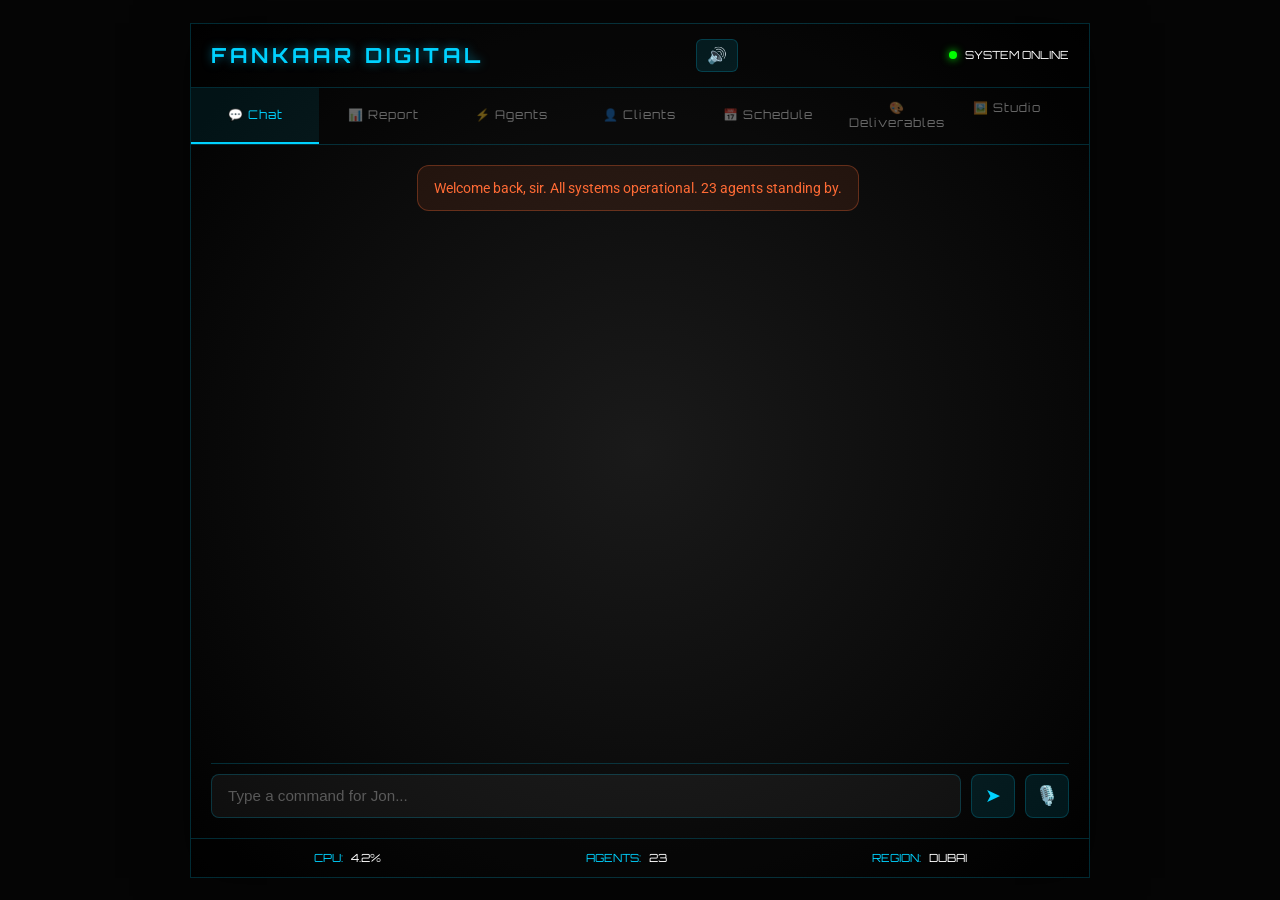
<file: frontend/index.html>
<!DOCTYPE html>
<html lang="en">
<head>
    <meta charset="UTF-8">
    <meta name="viewport" content="width=device-width, initial-scale=1.0">
    <title>Fankaar Digital — Jarvis Command</title>
    <link rel="stylesheet" href="style.css?v=6">
    <link href="https://fonts.googleapis.com/css2?family=Orbitron:wght@400;700&family=Roboto:wght@300;400;500&display=swap" rel="stylesheet">
    <style>
        /* Critical fallback: tab switching always works even if external CSS cached */
        .tab-panel { display: none !important; }
        .tab-panel.active { display: flex !important; }
    </style>
</head>
<body>
    <div class="jarvis-container">
        <header>
            <h1>FANKAAR DIGITAL</h1>
            <div class="header-controls">
                <button id="voice-toggle" class="voice-btn" title="Toggle voice output">🔊</button>
            </div>
            <div class="system-status">
                <span class="status-dot online" id="system-dot"></span>
                <span class="status-text" id="system-status">SYSTEM ONLINE</span>
            </div>
        </header>

        <!-- Tab Navigation -->
        <nav class="tab-nav">
            <button class="tab-btn active" data-tab="chat">💬 Chat</button>
            <button class="tab-btn" data-tab="report">📊 Report</button>
            <button class="tab-btn" data-tab="agents">⚡ Agents</button>
            <button class="tab-btn" data-tab="clients">👤 Clients</button>
            <button class="tab-btn" data-tab="schedule">📅 Schedule</button>
            <button class="tab-btn" data-tab="deliverables">🎨 Deliverables</button>
            <a class="tab-btn" href="studio.html" style="text-decoration:none">🖼️ Studio</a>
        </nav>

        <!-- Chat Tab -->
        <section class="tab-panel active" id="tab-chat">
            <div class="chat-container">
                <div class="chat-messages" id="chat-messages">
                    <div class="message system">
                        <p>Welcome back, sir. All systems operational. 23 agents standing by.</p>
                    </div>
                </div>
                <div class="chat-input-row">
                    <input type="text" id="text-input" placeholder="Type a command for Jon..." autocomplete="off">
                    <button id="send-btn" class="send-btn">➤</button>
                    <button id="mic-btn" class="mic-btn" title="Voice command">🎙️</button>
                </div>
            </div>
        </section>

        <!-- Daily Report Tab -->
        <section class="tab-panel" id="tab-report">
            <div class="report-container">
                <div class="report-header">
                    <h2>CEO Daily Report — <span id="report-date">Loading...</span></h2>
                    <button class="refresh-btn" id="refresh-report">↻ Refresh</button>
                </div>
                <div class="report-content" id="report-content">
                    <div class="loading">Generating report from Jon...</div>
                </div>
            </div>
        </section>

        <!-- Agents Tab -->
        <section class="tab-panel" id="tab-agents">
            <div class="agents-container">
                <h2>Tiny's Army — <span id="agent-total">23</span> Agents</h2>
                <div class="agent-grid" id="agent-grid">
                    <div class="loading">Loading agent roster...</div>
                </div>
            </div>
        </section>

        <!-- Clients Tab -->
        <section class="tab-panel" id="tab-clients">
            <div class="clients-container">
                <h2>👤 Clients</h2>
                <div class="client-toolbar">
                    <button class="action-btn" id="add-client-btn">+ Add Client</button>
                </div>
                <div class="client-list" id="client-list">
                    <div class="loading">Loading clients...</div>
                </div>
                <div class="client-form hidden" id="client-form">
                    <h3>New Client</h3>
                    <input type="text" id="client-name" placeholder="Company name">
                    <input type="text" id="client-industry" placeholder="Industry">
                    <input type="text" id="client-region" placeholder="Region (e.g. Dubai)">
                    <input type="text" id="client-contact" placeholder="Contact email">
                    <div class="form-actions">
                        <button class="save-btn" id="save-client">Save</button>
                        <button class="cancel-btn" id="cancel-client">Cancel</button>
                    </div>
                </div>
            </div>
        </section>

        <!-- Schedule Tab -->
        <section class="tab-panel" id="tab-schedule">
            <div class="schedule-container">
                <h2>📅 Content Schedule</h2>
                <div class="schedule-actions">
                    <button id="refresh-schedule" class="action-btn">↻ Refresh</button>
                    <button id="publish-now-btn" class="action-btn primary">▶ Publish Now</button>
                    <button id="share-calendar-btn" class="action-btn">🔗 Share</button>
                </div>
                <div class="publish-queue">
                    <h3>🔥 Publish Queue</h3>
                    <div id="publish-queue-list" class="queue-list">
                        <div class="loading">Loading queue...</div>
                    </div>
                </div>
                <div class="schedule-content" id="schedule-content">
                    <div class="loading">Loading schedule...</div>
                </div>
            </div>
        </section>

        <!-- Deliverables Tab -->
        <section class="tab-panel" id="tab-deliverables">
            <div class="deliverables-container">
                <h2>🎨 Deliverables & Tasks</h2>
                <div class="deliverables-content" id="deliverables-content">
                    <div class="loading">Loading deliverables...</div>
                </div>
            </div>
        </section>

        <footer>
            <div class="stats-bar">
                <div class="stat">CPU: <span id="cpu-load">4.2%</span></div>
                <div class="stat">AGENTS: <span id="agent-count">23</span></div>
                <div class="stat">REGION: <span id="current-region">DUBAI</span></div>
            </div>
        </footer>
    </div>
    <script src="app.js?v=7"></script>
</body>
</html>
</file>
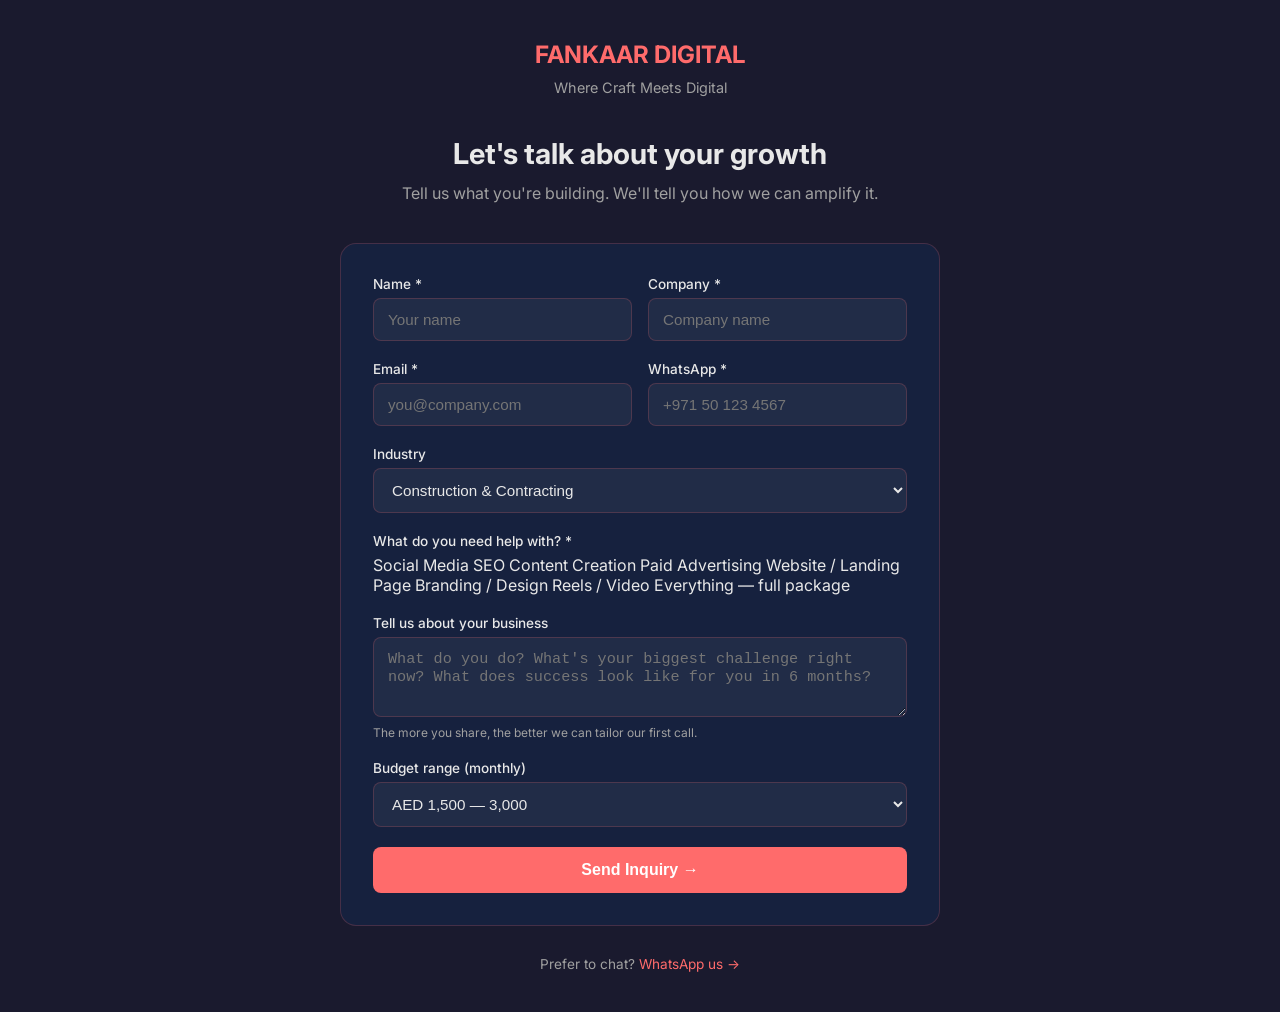
<file: frontend/inquiry.html>
<!DOCTYPE html>
<html lang="en">
<head>
    <meta charset="UTF-8">
    <meta name="viewport" content="width=device-width, initial-scale=1.0">
    <title>Fankaar Digital — Work With Us</title>
    <link href="https://fonts.googleapis.com/css2?family=Inter:wght@300;400;500;600;700&display=swap" rel="stylesheet">
    <style>
        :root {
            --primary: #FF6B6B;
            --dark: #1a1a2e;
            --card: #16213e;
            --text: #e8e8e8;
            --muted: #a0a0a0;
            --border: rgba(255,107,107,0.2);
        }
        * { box-sizing: border-box; margin: 0; padding: 0; }
        body {
            font-family: 'Inter', sans-serif;
            background: var(--dark);
            color: var(--text);
            min-height: 100vh;
            padding: 40px 20px;
        }
        .container { max-width: 600px; margin: 0 auto; }
        .logo { text-align: center; margin-bottom: 10px; font-size: 1.5rem; font-weight: 700; color: var(--primary); }
        .tagline { text-align: center; color: var(--muted); margin-bottom: 40px; font-size: 0.9rem; }
        .hero {
            text-align: center; margin-bottom: 40px;
        }
        .hero h1 { font-size: 1.8rem; margin-bottom: 12px; }
        .hero p { color: var(--muted); font-size: 1rem; }
        .form-card {
            background: var(--card);
            border: 1px solid var(--border);
            border-radius: 16px;
            padding: 32px;
        }
        .field-group { margin-bottom: 20px; }
        label { display: block; font-size: 0.85rem; font-weight: 500; margin-bottom: 6px; }
        .hint { font-size: 0.75rem; color: var(--muted); margin-top: 4px; }
        input, select, textarea {
            width: 100%; padding: 12px 14px;
            background: rgba(255,255,255,0.05);
            border: 1px solid var(--border);
            border-radius: 8px;
            color: var(--text);
            font-size: 0.95rem;
            outline: none;
        }
        input:focus, select:focus, textarea:focus { border-color: var(--primary); }
        textarea { min-height: 80px; resize: vertical; }
        .row { display: grid; grid-template-columns: 1fr 1fr; gap: 16px; }
        @media (max-width: 600px) { .row { grid-template-columns: 1fr; } }
        .submit-btn {
            width: 100%; padding: 14px;
            background: var(--primary); color: #fff;
            border: none; border-radius: 8px;
            font-size: 1rem; font-weight: 600;
            cursor: pointer; transition: background 0.2s;
        }
        .submit-btn:hover { background: #ff5252; }
        .success { text-align: center; padding: 40px 20px; display: none; }
        .success h2 { font-size: 1.5rem; margin-bottom: 12px; }
        .success p { color: var(--muted); }
        .checkmark { font-size: 3rem; color: #00ff64; margin-bottom: 16px; }
        .contact-alt {
            text-align: center; margin-top: 30px;
            color: var(--muted); font-size: 0.85rem;
        }
        .contact-alt a { color: var(--primary); text-decoration: none; }
    </style>
</head>
<body>
    <div class="container">
        <div class="logo">FANKAAR DIGITAL</div>
        <div class="tagline">Where Craft Meets Digital</div>

        <div class="hero">
            <h1>Let's talk about your growth</h1>
            <p>Tell us what you're building. We'll tell you how we can amplify it.</p>
        </div>

        <div class="form-card" id="inquiry-form-card">
            <form id="inquiry-form">
                <div class="row">
                    <div class="field-group">
                        <label>Name *</label>
                        <input type="text" name="name" placeholder="Your name" required>
                    </div>
                    <div class="field-group">
                        <label>Company *</label>
                        <input type="text" name="company" placeholder="Company name" required>
                    </div>
                </div>
                <div class="row">
                    <div class="field-group">
                        <label>Email *</label>
                        <input type="email" name="email" placeholder="you@company.com" required>
                    </div>
                    <div class="field-group">
                        <label>WhatsApp *</label>
                        <input type="tel" name="whatsapp" placeholder="+971 50 123 4567" required>
                    </div>
                </div>
                <div class="field-group">
                    <label>Industry</label>
                    <select name="industry">
                        <option>Construction & Contracting</option>
                        <option>Interior Design</option>
                        <option>Food & Beverage</option>
                        <option>Retail & E-commerce</option>
                        <option>Real Estate</option>
                        <option>Healthcare & Wellness</option>
                        <option>Professional Services</option>
                        <option>Technology</option>
                        <option>Hospitality</option>
                        <option>Other</option>
                    </select>
                </div>
                <div class="field-group">
                    <label>What do you need help with? *</label>
                    <div class="checkbox-group" id="services-needed">
                        <span class="checkbox-pill" data-value="social_media">Social Media</span>
                        <span class="checkbox-pill" data-value="seo">SEO</span>
                        <span class="checkbox-pill" data-value="content">Content Creation</span>
                        <span class="checkbox-pill" data-value="ads">Paid Advertising</span>
                        <span class="checkbox-pill" data-value="website">Website / Landing Page</span>
                        <span class="checkbox-pill" data-value="branding">Branding / Design</span>
                        <span class="checkbox-pill" data-value="reels">Reels / Video</span>
                        <span class="checkbox-pill" data-value="all">Everything — full package</span>
                    </div>
                    <input type="hidden" name="services" id="services-input">
                </div>
                <div class="field-group">
                    <label>Tell us about your business</label>
                    <textarea name="message" placeholder="What do you do? What's your biggest challenge right now? What does success look like for you in 6 months?"></textarea>
                    <div class="hint">The more you share, the better we can tailor our first call.</div>
                </div>
                <div class="field-group">
                    <label>Budget range (monthly)</label>
                    <select name="budget">
                        <option>AED 1,500 — 3,000</option>
                        <option>AED 3,000 — 6,000</option>
                        <option>AED 6,000 — 12,000</option>
                        <option>AED 12,000 — 25,000</option>
                        <option>Over AED 25,000</option>
                        <option>Not sure — need guidance</option>
                    </select>
                </div>
                <button type="submit" class="submit-btn">Send Inquiry →</button>
            </form>
        </div>

        <div class="success" id="success">
            <div class="checkmark">✓</div>
            <h2>Received.</h2>
            <p>We'll review your inquiry and reach out within 24 hours.<br>In a hurry? WhatsApp us directly.</p>
        </div>

        <div class="contact-alt">
            Prefer to chat? <a href="https://wa.me/971501006735" target="_blank">WhatsApp us →</a>
        </div>
    </div>

    <script>
        // Checkbox pills
        document.querySelectorAll('.checkbox-group').forEach(group => {
            const input = group.nextElementSibling;
            if (!input || input.tagName !== 'INPUT') return;
            group.querySelectorAll('.checkbox-pill').forEach(pill => {
                pill.addEventListener('click', () => {
                    pill.classList.toggle('selected');
                    const selected = Array.from(group.querySelectorAll('.checkbox-pill.selected'))
                        .map(p => p.dataset.value).join(',');
                    input.value = selected;
                });
            });
        });

        // Form submission
        document.getElementById('inquiry-form').addEventListener('submit', async (e) => {
            e.preventDefault();
            const data = Object.fromEntries(new FormData(e.target));

            try {
                const response = await fetch('/api/inquiry/submit', {
                    method: 'POST',
                    headers: { 'Content-Type': 'application/json' },
                    body: JSON.stringify(data)
                });
                if (response.ok) {
                    document.getElementById('inquiry-form-card').style.display = 'none';
                    document.getElementById('success').style.display = 'block';
                } else {
                    alert('Something went wrong. Please try again or contact us on WhatsApp.');
                }
            } catch (err) {
                // Fallback
                document.getElementById('inquiry-form-card').style.display = 'none';
                document.getElementById('success').style.display = 'block';
            }
        });
    </script>
</body>
</html>
</file>
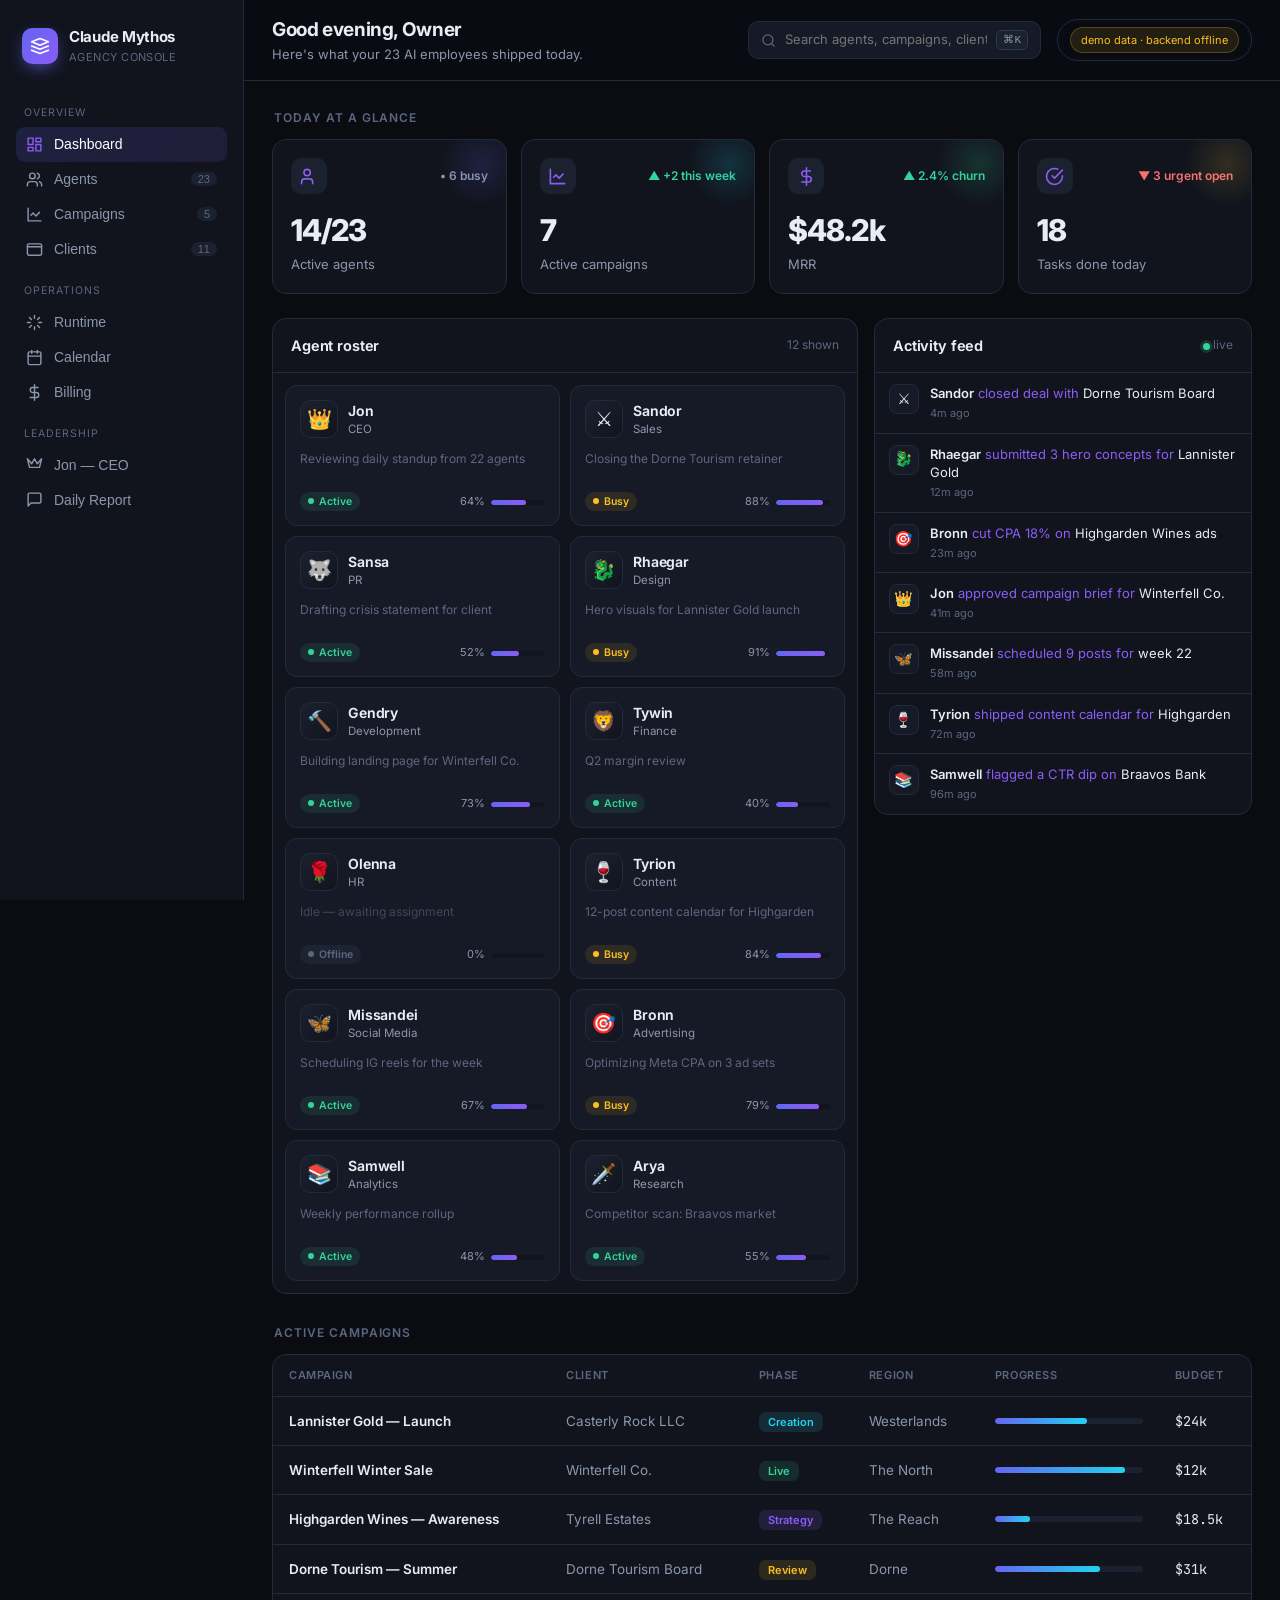
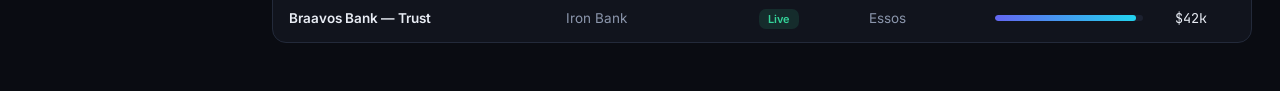
<file: frontend/mythos-console.html>
<!DOCTYPE html>
<html lang="en">
<head>
<meta charset="UTF-8">
<meta name="viewport" content="width=device-width, initial-scale=1.0">
<title>Claude Mythos — Agency Console</title>
<link rel="preconnect" href="https://fonts.googleapis.com">
<link rel="preconnect" href="https://fonts.gstatic.com" crossorigin>
<link href="https://fonts.googleapis.com/css2?family=Inter:wght@400;500;600;700;800&family=JetBrains+Mono:wght@500;600&display=swap" rel="stylesheet">
<style>
  :root {
    --bg: #0A0C12;
    --surface: #11141D;
    --surface-2: #161A26;
    --surface-3: #1C2130;
    --border: #232A3A;
    --border-2: #2E3750;
    --fg: #E8ECF4;
    --muted: #8B96AC;
    --faint: #5C6680;
    --primary: #6366F1;
    --primary-2: #8B5CF6;
    --accent: #22D3EE;
    --gold: #E0B341;
    --green: #34D399;
    --amber: #FBBF24;
    --red: #F87171;
    --radius: 14px;
    --ease: cubic-bezier(0.22, 1, 0.36, 1);
  }
  * { box-sizing: border-box; margin: 0; padding: 0; }
  html { scroll-behavior: smooth; }
  body {
    font-family: 'Inter', system-ui, sans-serif;
    background: var(--bg); color: var(--fg);
    -webkit-font-smoothing: antialiased; line-height: 1.5;
    display: grid; grid-template-columns: 244px 1fr; min-height: 100vh;
  }
  .mono { font-family: 'JetBrains Mono', monospace; }

  /* ── Sidebar ── */
  aside {
    background: var(--surface); border-right: 1px solid var(--border);
    padding: 22px 16px; position: sticky; top: 0; height: 100vh; overflow-y: auto;
  }
  .brand { display: flex; align-items: center; gap: 11px; padding: 4px 6px 24px; }
  .brand .mark {
    width: 36px; height: 36px; border-radius: 10px; display: grid; place-items: center;
    background: linear-gradient(135deg, var(--primary), var(--primary-2));
    box-shadow: 0 6px 18px -6px var(--primary);
  }
  .brand .name { font-weight: 700; letter-spacing: -0.02em; font-size: 15px; }
  .brand .sub { font-size: 11px; color: var(--faint); letter-spacing: .04em; text-transform: uppercase; }
  .nav-group { font-size: 10.5px; letter-spacing: .1em; text-transform: uppercase; color: var(--faint); padding: 16px 8px 6px; }
  .nav-item {
    display: flex; align-items: center; gap: 11px; width: 100%; text-align: left;
    padding: 9px 10px; border-radius: 9px; color: var(--muted); font-size: 14px; font-weight: 500;
    background: none; border: none; cursor: pointer; transition: background .18s var(--ease), color .18s var(--ease);
  }
  .nav-item:hover { background: var(--surface-2); color: var(--fg); }
  .nav-item.active { background: linear-gradient(135deg, rgba(99,102,241,.16), rgba(139,92,246,.12)); color: #fff; }
  .nav-item.active svg { color: var(--primary-2); }
  .nav-item svg { width: 17px; height: 17px; flex: none; }
  .nav-item .count { margin-left: auto; font-size: 11px; color: var(--faint); background: var(--surface-3); padding: 1px 7px; border-radius: 99px; }
  .nav-item:focus-visible { outline: 2px solid var(--primary); outline-offset: 2px; }

  /* ── Main ── */
  main { display: flex; flex-direction: column; min-width: 0; }
  header.top {
    display: flex; align-items: center; gap: 16px; padding: 16px 28px;
    border-bottom: 1px solid var(--border); position: sticky; top: 0; z-index: 20;
    background: rgba(10,12,18,.78); backdrop-filter: blur(12px);
  }
  .page-title { font-size: 19px; font-weight: 700; letter-spacing: -0.02em; }
  .page-sub { font-size: 13px; color: var(--muted); }
  .cmd {
    margin-left: auto; display: flex; align-items: center; gap: 9px; min-width: 260px;
    background: var(--surface-2); border: 1px solid var(--border); border-radius: 10px; padding: 8px 12px;
    color: var(--faint); font-size: 13px; cursor: text; transition: border-color .18s var(--ease);
  }
  .cmd:focus-within { border-color: var(--primary); }
  .cmd input { background: none; border: none; color: var(--fg); font: inherit; flex: 1; outline: none; }
  .cmd kbd { font-size: 11px; background: var(--surface-3); border: 1px solid var(--border-2); border-radius: 5px; padding: 1px 6px; color: var(--muted); }
  .status-chip { display: flex; align-items: center; gap: 7px; font-size: 12.5px; color: var(--muted); padding: 7px 12px; border: 1px solid var(--border); border-radius: 99px; }
  .dot { width: 7px; height: 7px; border-radius: 99px; background: var(--green); box-shadow: 0 0 0 3px rgba(52,211,153,.18); }
  .dot.live { animation: pulse 2s var(--ease) infinite; }
  @keyframes pulse { 0%,100%{ box-shadow: 0 0 0 3px rgba(52,211,153,.18);} 50%{ box-shadow: 0 0 0 5px rgba(52,211,153,.06);} }

  .scroll { padding: 24px 28px 48px; overflow-y: auto; }
  .section-label { font-size: 12px; letter-spacing: .08em; text-transform: uppercase; color: var(--faint); font-weight: 600; margin: 30px 2px 12px; }
  .section-label:first-child { margin-top: 4px; }

  /* ── KPI cards ── */
  .kpis { display: grid; grid-template-columns: repeat(4, 1fr); gap: 14px; }
  .kpi {
    background: var(--surface); border: 1px solid var(--border); border-radius: var(--radius); padding: 18px;
    position: relative; overflow: hidden; transition: transform .25s var(--ease), border-color .25s var(--ease);
  }
  .kpi:hover { transform: translateY(-3px); border-color: var(--border-2); }
  .kpi::after { content:""; position: absolute; inset: 0 0 auto auto; width: 120px; height: 120px; background: radial-gradient(closest-side, var(--glow, rgba(99,102,241,.14)), transparent 70%); transform: translate(30%,-30%); }
  .kpi .k-top { display: flex; align-items: center; justify-content: space-between; }
  .kpi .k-ico { width: 36px; height: 36px; border-radius: 10px; display: grid; place-items: center; background: var(--surface-3); color: var(--primary-2); }
  .kpi .k-trend { font-size: 12px; font-weight: 600; display: flex; align-items: center; gap: 3px; }
  .k-trend.up { color: var(--green); } .k-trend.down { color: var(--red); } .k-trend.flat { color: var(--muted); }
  .kpi .k-val { font-size: 30px; font-weight: 800; letter-spacing: -0.03em; margin-top: 14px; }
  .kpi .k-label { font-size: 13px; color: var(--muted); margin-top: 2px; }

  /* ── Layout grid ── */
  .grid-2 { display: grid; grid-template-columns: 1.55fr 1fr; gap: 16px; align-items: start; }
  .panel { background: var(--surface); border: 1px solid var(--border); border-radius: var(--radius); }
  .panel-head { display: flex; align-items: center; justify-content: space-between; padding: 16px 18px; border-bottom: 1px solid var(--border); }
  .panel-head h3 { font-size: 14.5px; font-weight: 650; letter-spacing: -0.01em; }
  .panel-head .meta { font-size: 12px; color: var(--faint); }
  .panel-body { padding: 8px; }

  /* ── Agent grid ── */
  .agents { display: grid; grid-template-columns: repeat(auto-fill, minmax(186px, 1fr)); gap: 10px; padding: 12px; }
  .agent {
    background: var(--surface-2); border: 1px solid var(--border); border-radius: 12px; padding: 14px;
    transition: transform .22s var(--ease), border-color .22s var(--ease), background .22s var(--ease); cursor: pointer;
  }
  .agent:hover { transform: translateY(-3px); border-color: var(--border-2); background: var(--surface-3); }
  .agent:focus-visible { outline: 2px solid var(--primary); outline-offset: 2px; }
  .agent .a-top { display: flex; align-items: center; gap: 10px; }
  .agent .ava { width: 38px; height: 38px; border-radius: 10px; display: grid; place-items: center; font-size: 20px; background: linear-gradient(135deg, var(--surface-3), var(--surface)); border: 1px solid var(--border); }
  .agent .a-name { font-weight: 650; font-size: 14px; letter-spacing: -0.01em; }
  .agent .a-role { font-size: 11.5px; color: var(--muted); }
  .agent .a-task { font-size: 12px; color: var(--faint); margin-top: 11px; line-height: 1.45; min-height: 32px; }
  .agent .a-foot { display: flex; align-items: center; justify-content: space-between; margin-top: 10px; }
  .badge { font-size: 10.5px; font-weight: 600; padding: 2px 8px; border-radius: 99px; display: inline-flex; align-items: center; gap: 5px; }
  .badge .bd { width: 6px; height: 6px; border-radius: 99px; }
  .badge.active { color: var(--green); background: rgba(52,211,153,.1); } .badge.active .bd { background: var(--green); }
  .badge.busy { color: var(--amber); background: rgba(251,191,36,.1); } .badge.busy .bd { background: var(--amber); }
  .badge.offline { color: var(--faint); background: rgba(92,102,128,.12); } .badge.offline .bd { background: var(--faint); }
  .util { font-size: 11px; color: var(--muted); }
  .util .bar { width: 54px; height: 5px; border-radius: 99px; background: var(--surface); overflow: hidden; display: inline-block; vertical-align: middle; margin-left: 6px; }
  .util .bar i { display: block; height: 100%; background: linear-gradient(90deg, var(--primary), var(--primary-2)); border-radius: 99px; transition: width .8s var(--ease); }

  /* ── Activity feed ── */
  .feed { display: flex; flex-direction: column; max-height: 520px; overflow-y: auto; }
  .feed-item { display: flex; gap: 11px; padding: 11px 14px; border-bottom: 1px solid var(--border); }
  .feed-item:last-child { border-bottom: none; }
  .feed-item .fa { width: 30px; height: 30px; border-radius: 8px; display: grid; place-items: center; font-size: 15px; background: var(--surface-2); border: 1px solid var(--border); flex: none; }
  .feed-item .ft { font-size: 13px; line-height: 1.45; }
  .feed-item .ft b { font-weight: 600; }
  .feed-item .fm { font-size: 11px; color: var(--faint); margin-top: 2px; }
  .feed-item .act { color: var(--primary-2); }

  /* ── Campaigns table ── */
  table { width: 100%; border-collapse: collapse; }
  th { text-align: left; font-size: 11px; letter-spacing: .05em; text-transform: uppercase; color: var(--faint); font-weight: 600; padding: 12px 16px; border-bottom: 1px solid var(--border); }
  td { padding: 14px 16px; border-bottom: 1px solid var(--border); font-size: 13.5px; }
  tr:last-child td { border-bottom: none; }
  tbody tr { transition: background .15s var(--ease); }
  tbody tr:hover { background: var(--surface-2); }
  .phase { font-size: 11px; font-weight: 600; padding: 3px 9px; border-radius: 7px; }
  .phase.live { color: var(--green); background: rgba(52,211,153,.12); }
  .phase.creation { color: var(--accent); background: rgba(34,211,238,.12); }
  .phase.strategy { color: var(--primary-2); background: rgba(139,92,246,.14); }
  .phase.review { color: var(--amber); background: rgba(251,191,36,.12); }
  .progress { width: 100%; height: 6px; border-radius: 99px; background: var(--surface-3); overflow: hidden; }
  .progress i { display: block; height: 100%; background: linear-gradient(90deg, var(--primary), var(--accent)); border-radius: 99px; transition: width .9s var(--ease); }

  .reveal { opacity: 0; transform: translateY(14px); transition: opacity .55s var(--ease), transform .55s var(--ease); }
  .reveal.in { opacity: 1; transform: none; }

  .demo-flag { font-size: 11px; color: var(--amber); background: rgba(251,191,36,.1); border: 1px solid rgba(251,191,36,.25); padding: 4px 10px; border-radius: 99px; }

  @media (max-width: 1080px) { .kpis { grid-template-columns: repeat(2,1fr); } .grid-2 { grid-template-columns: 1fr; } }
  @media (max-width: 720px) { body { grid-template-columns: 1fr; } aside { display: none; } }
  @media (prefers-reduced-motion: reduce) { *{ animation: none !important; transition: none !important; } .reveal { opacity:1; transform:none; } html{ scroll-behavior:auto; } }
</style>
</head>
<body>
  <aside>
    <div class="brand">
      <span class="mark">
        <svg width="20" height="20" viewBox="0 0 24 24" fill="none" stroke="#fff" stroke-width="2" stroke-linecap="round" stroke-linejoin="round"><path d="m2 7 10-4 10 4-10 4z"/><path d="m2 17 10 4 10-4"/><path d="m2 12 10 4 10-4"/></svg>
      </span>
      <div>
        <div class="name">Claude Mythos</div>
        <div class="sub">Agency Console</div>
      </div>
    </div>
    <div class="nav-group">Overview</div>
    <button class="nav-item active"><svg viewBox="0 0 24 24" fill="none" stroke="currentColor" stroke-width="2" stroke-linecap="round" stroke-linejoin="round"><rect x="3" y="3" width="7" height="9"/><rect x="14" y="3" width="7" height="5"/><rect x="14" y="12" width="7" height="9"/><rect x="3" y="16" width="7" height="5"/></svg>Dashboard</button>
    <button class="nav-item"><svg viewBox="0 0 24 24" fill="none" stroke="currentColor" stroke-width="2" stroke-linecap="round" stroke-linejoin="round"><path d="M16 21v-2a4 4 0 0 0-4-4H6a4 4 0 0 0-4 4v2"/><circle cx="9" cy="7" r="4"/><path d="M22 21v-2a4 4 0 0 0-3-3.87M16 3.13a4 4 0 0 1 0 7.75"/></svg>Agents<span class="count" id="nav-agents">23</span></button>
    <button class="nav-item"><svg viewBox="0 0 24 24" fill="none" stroke="currentColor" stroke-width="2" stroke-linecap="round" stroke-linejoin="round"><path d="M3 3v18h18"/><path d="m19 9-5 5-4-4-3 3"/></svg>Campaigns<span class="count" id="nav-campaigns">—</span></button>
    <button class="nav-item"><svg viewBox="0 0 24 24" fill="none" stroke="currentColor" stroke-width="2" stroke-linecap="round" stroke-linejoin="round"><rect x="2" y="4" width="20" height="16" rx="2"/><path d="M2 8h20"/></svg>Clients<span class="count" id="nav-clients">—</span></button>
    <div class="nav-group">Operations</div>
    <button class="nav-item"><svg viewBox="0 0 24 24" fill="none" stroke="currentColor" stroke-width="2" stroke-linecap="round" stroke-linejoin="round"><path d="M12 2v4M12 18v4M4.9 4.9l2.8 2.8M16.3 16.3l2.8 2.8M2 12h4M18 12h4M4.9 19.1l2.8-2.8M16.3 7.7l2.8-2.8"/></svg>Runtime</button>
    <button class="nav-item"><svg viewBox="0 0 24 24" fill="none" stroke="currentColor" stroke-width="2" stroke-linecap="round" stroke-linejoin="round"><rect x="3" y="4" width="18" height="18" rx="2"/><path d="M16 2v4M8 2v4M3 10h18"/></svg>Calendar</button>
    <button class="nav-item"><svg viewBox="0 0 24 24" fill="none" stroke="currentColor" stroke-width="2" stroke-linecap="round" stroke-linejoin="round"><line x1="12" y1="1" x2="12" y2="23"/><path d="M17 5H9.5a3.5 3.5 0 0 0 0 7h5a3.5 3.5 0 0 1 0 7H6"/></svg>Billing</button>
    <div class="nav-group">Leadership</div>
    <button class="nav-item"><svg viewBox="0 0 24 24" fill="none" stroke="currentColor" stroke-width="2" stroke-linecap="round" stroke-linejoin="round"><path d="m2 4 3 12h14l3-12-6 7-4-7-4 7z"/></svg>Jon — CEO</button>
    <button class="nav-item"><svg viewBox="0 0 24 24" fill="none" stroke="currentColor" stroke-width="2" stroke-linecap="round" stroke-linejoin="round"><path d="M21 15a2 2 0 0 1-2 2H7l-4 4V5a2 2 0 0 1 2-2h14a2 2 0 0 1 2 2z"/></svg>Daily Report</button>
  </aside>

  <main>
    <header class="top">
      <div>
        <div class="page-title">Good evening, Owner</div>
        <div class="page-sub" id="subline">Here's what your 23 AI employees shipped today.</div>
      </div>
      <label class="cmd">
        <svg width="15" height="15" viewBox="0 0 24 24" fill="none" stroke="currentColor" stroke-width="2" stroke-linecap="round"><circle cx="11" cy="11" r="8"/><path d="m21 21-4.3-4.3"/></svg>
        <input placeholder="Search agents, campaigns, clients…" aria-label="Search">
        <kbd>⌘K</kbd>
      </label>
      <span class="status-chip" id="conn"><span class="dot live"></span> Connecting…</span>
    </header>

    <div class="scroll">
      <div class="section-label">Today at a glance</div>
      <div class="kpis" id="kpis"></div>

      <div class="grid-2" style="margin-top:24px">
        <div class="panel reveal">
          <div class="panel-head"><h3>Agent roster</h3><span class="meta" id="roster-meta">—</span></div>
          <div class="agents" id="agents"></div>
        </div>
        <div class="panel reveal">
          <div class="panel-head"><h3>Activity feed</h3><span class="meta"><span class="dot live" style="display:inline-block;vertical-align:middle"></span> live</span></div>
          <div class="feed" id="feed"></div>
        </div>
      </div>

      <div class="section-label">Active campaigns</div>
      <div class="panel reveal">
        <table>
          <thead><tr><th>Campaign</th><th>Client</th><th>Phase</th><th>Region</th><th style="width:180px">Progress</th><th>Budget</th></tr></thead>
          <tbody id="campaigns"></tbody>
        </table>
      </div>
    </div>
  </main>

<script>
const API = (location.search.match(/api=([^&]+)/) || [])[1] || "http://127.0.0.1:8000";

// ── Authentic fallback (real roster + schema-shaped sample) ──
const SEED = {
  agents: [
    {id:"jon",name:"Jon",role:"CEO",avatar:"👑",status:"active",current_task:"Reviewing daily standup from 22 agents",workload:{utilization_pct:64}},
    {id:"sandor",name:"Sandor",role:"Sales",avatar:"⚔️",status:"busy",current_task:"Closing the Dorne Tourism retainer",workload:{utilization_pct:88}},
    {id:"sansa",name:"Sansa",role:"PR",avatar:"🐺",status:"active",current_task:"Drafting crisis statement for client",workload:{utilization_pct:52}},
    {id:"rhaegar",name:"Rhaegar",role:"Design",avatar:"🐉",status:"busy",current_task:"Hero visuals for Lannister Gold launch",workload:{utilization_pct:91}},
    {id:"gendry",name:"Gendry",role:"Development",avatar:"🔨",status:"active",current_task:"Building landing page for Winterfell Co.",workload:{utilization_pct:73}},
    {id:"tywin",name:"Tywin",role:"Finance",avatar:"🦁",status:"active",current_task:"Q2 margin review",workload:{utilization_pct:40}},
    {id:"olenna",name:"Olenna",role:"HR",avatar:"🌹",status:"offline",current_task:null,workload:{utilization_pct:0}},
    {id:"tyrion",name:"Tyrion",role:"Content",avatar:"🍷",status:"busy",current_task:"12-post content calendar for Highgarden",workload:{utilization_pct:84}},
    {id:"missandei",name:"Missandei",role:"Social Media",avatar:"🦋",status:"active",current_task:"Scheduling IG reels for the week",workload:{utilization_pct:67}},
    {id:"bronn",name:"Bronn",role:"Advertising",avatar:"🎯",status:"busy",current_task:"Optimizing Meta CPA on 3 ad sets",workload:{utilization_pct:79}},
    {id:"samwell",name:"Samwell",role:"Analytics",avatar:"📚",status:"active",current_task:"Weekly performance rollup",workload:{utilization_pct:48}},
    {id:"arya",name:"Arya",role:"Research",avatar:"🗡️",status:"active",current_task:"Competitor scan: Braavos market",workload:{utilization_pct:55}},
  ],
  stats: {total_agents:23,active_agents:14,busy_agents:6,offline_agents:3,active_campaigns:7,total_clients:11,pending_tasks:34,urgent_tasks:3,tasks_completed_today:18},
  revenue: {mrr:48200,arr:578400,active_subscriptions:11,churn_rate_pct:2.4},
  feed: [
    {actor_avatar:"⚔️",actor:"Sandor",action:"closed deal with",target_id:"Dorne Tourism Board",mins:4},
    {actor_avatar:"🐉",actor:"Rhaegar",action:"submitted 3 hero concepts for",target_id:"Lannister Gold",mins:12},
    {actor_avatar:"🎯",actor:"Bronn",action:"cut CPA 18% on",target_id:"Highgarden Wines ads",mins:23},
    {actor_avatar:"👑",actor:"Jon",action:"approved campaign brief for",target_id:"Winterfell Co.",mins:41},
    {actor_avatar:"🦋",actor:"Missandei",action:"scheduled 9 posts for",target_id:"week 22",mins:58},
    {actor_avatar:"🍷",actor:"Tyrion",action:"shipped content calendar for",target_id:"Highgarden",mins:72},
    {actor_avatar:"📚",actor:"Samwell",action:"flagged a CTR dip on",target_id:"Braavos Bank",mins:96},
  ],
  campaigns: [
    {name:"Lannister Gold — Launch",client:"Casterly Rock LLC",status:"creation",region:"Westerlands",pct:62,budget:24000},
    {name:"Winterfell Winter Sale",client:"Winterfell Co.",status:"live",region:"The North",pct:88,budget:12000},
    {name:"Highgarden Wines — Awareness",client:"Tyrell Estates",status:"strategy",region:"The Reach",pct:24,budget:18500},
    {name:"Dorne Tourism — Summer",client:"Dorne Tourism Board",status:"review",region:"Dorne",pct:71,budget:31000},
    {name:"Braavos Bank — Trust",client:"Iron Bank",status:"live",region:"Essos",pct:95,budget:42000},
  ],
};

const money = n => "$" + (n>=1000 ? (n/1000).toFixed(n%1000?1:0)+"k" : n);
const cap = s => s ? s[0].toUpperCase()+s.slice(1) : s;

async function getJSON(path){ const r = await fetch(API+path,{signal:AbortSignal.timeout(2500)}); if(!r.ok) throw 0; return r.json(); }

function renderKPIs(s, rev){
  const cards = [
    {label:"Active agents", val:`${s.active_agents}/${s.total_agents}`, ico:'<path d="M16 21v-2a4 4 0 0 0-4-4H6a4 4 0 0 0-4 4v2"/><circle cx="9" cy="7" r="4"/>', trend:`${s.busy_agents} busy`, dir:"flat", glow:"rgba(99,102,241,.16)"},
    {label:"Active campaigns", val:s.active_campaigns, ico:'<path d="M3 3v18h18"/><path d="m19 9-5 5-4-4-3 3"/>', trend:"+2 this week", dir:"up", glow:"rgba(34,211,238,.16)"},
    {label:"MRR", val:rev?money(rev.mrr):"—", ico:'<line x1="12" y1="1" x2="12" y2="23"/><path d="M17 5H9.5a3.5 3.5 0 0 0 0 7h5a3.5 3.5 0 0 1 0 7H6"/>', trend:rev?`${rev.churn_rate_pct}% churn`:"—", dir:"up", glow:"rgba(52,211,153,.16)"},
    {label:"Tasks done today", val:s.tasks_completed_today, ico:'<path d="M22 11.08V12a10 10 0 1 1-5.93-9.14"/><path d="m9 11 3 3L22 4"/>', trend:`${s.urgent_tasks} urgent open`, dir:s.urgent_tasks>0?"down":"flat", glow:"rgba(224,179,65,.16)"},
  ];
  document.getElementById("kpis").innerHTML = cards.map(c=>`
    <div class="kpi" style="--glow:${c.glow}">
      <div class="k-top">
        <span class="k-ico"><svg width="19" height="19" viewBox="0 0 24 24" fill="none" stroke="currentColor" stroke-width="2" stroke-linecap="round" stroke-linejoin="round">${c.ico}</svg></span>
        <span class="k-trend ${c.dir}">${c.dir==='up'?'▲':c.dir==='down'?'▼':'•'} ${c.trend}</span>
      </div>
      <div class="k-val">${c.val}</div>
      <div class="k-label">${c.label}</div>
    </div>`).join("");
}

function renderAgents(list){
  document.getElementById("agents").innerHTML = list.map(a=>{
    const u = Math.round(a.workload?.utilization_pct ?? 0);
    return `<div class="agent" tabindex="0">
      <div class="a-top">
        <span class="ava">${a.avatar||"👤"}</span>
        <div><div class="a-name">${a.name}</div><div class="a-role">${a.role}</div></div>
      </div>
      <div class="a-task">${a.current_task || "<span style='opacity:.6'>Idle — awaiting assignment</span>"}</div>
      <div class="a-foot">
        <span class="badge ${a.status}"><span class="bd"></span>${cap(a.status)}</span>
        <span class="util">${u}%<span class="bar"><i style="width:${u}%"></i></span></span>
      </div>
    </div>`;
  }).join("");
  document.getElementById("roster-meta").textContent = `${list.length} shown`;
}

function renderFeed(items){
  document.getElementById("feed").innerHTML = items.map(f=>{
    const t = f.mins!=null ? `${f.mins}m ago` : (f.timestamp ? new Date(f.timestamp).toLocaleTimeString([], {hour:'2-digit',minute:'2-digit'}) : "");
    return `<div class="feed-item">
      <span class="fa">${f.actor_avatar||"👤"}</span>
      <div><div class="ft"><b>${f.actor}</b> <span class="act">${f.action}</span> ${f.target_id||""}</div><div class="fm">${t}</div></div>
    </div>`;
  }).join("");
}

function renderCampaigns(list){
  document.getElementById("campaigns").innerHTML = list.map(c=>`
    <tr>
      <td style="font-weight:600">${c.name}</td>
      <td style="color:var(--muted)">${c.client||"—"}</td>
      <td><span class="phase ${c.status}">${cap(c.status)}</span></td>
      <td style="color:var(--muted)">${c.region||"—"}</td>
      <td><div class="progress"><i style="width:${c.pct||0}%"></i></div></td>
      <td class="mono">${money(c.budget||0)}</td>
    </tr>`).join("");
  document.getElementById("nav-campaigns").textContent = list.length;
}

function setConn(live){
  const el = document.getElementById("conn");
  if(live){ el.innerHTML = '<span class="dot live"></span> Live · backend connected'; }
  else { el.innerHTML = '<span class="demo-flag">demo data · backend offline</span>'; }
}

async function boot(){
  let live = false, stats=SEED.stats, rev=SEED.revenue, agents=SEED.agents, feed=SEED.feed, camps=SEED.campaigns;
  try {
    const [s, a] = await Promise.all([getJSON("/api/dashboard/stats"), getJSON("/api/agents")]);
    stats = s; live = true;
    if(Array.isArray(a) && a.length) agents = a;
    try { rev = await getJSON("/api/billing/revenue"); } catch(e){}
    try { const f = await getJSON("/api/dashboard/activity?limit=8"); if(f.length) feed = f; } catch(e){}
    let clientMap = {};
    try { const cl = await getJSON("/api/clients"); cl.forEach(x => clientMap[x.id] = x.name); } catch(e){}
    const PHASE_PCT = { brief:8, strategy:22, creation:45, review:65, approval:78, live:90, reporting:96, completed:100 };
    try { const c = await getJSON("/api/campaigns?limit=8"); if(c.length) camps = c.map(x=>({name:x.name,client:clientMap[x.client_id]||x.client_id,status:x.status,region:x.region,pct:PHASE_PCT[x.status]??0,budget:x.budget})); } catch(e){}
    if(stats.total_clients!=null) document.getElementById("nav-clients").textContent = stats.total_clients;
  } catch(e){ live = false; document.getElementById("nav-clients").textContent = SEED.stats.total_clients; }

  setConn(live);
  renderKPIs(stats, rev);
  renderAgents(agents);
  renderFeed(feed);
  renderCampaigns(camps);
  document.getElementById("nav-agents").textContent = stats.total_agents || agents.length;
  requestAnimationFrame(()=>document.querySelectorAll(".reveal").forEach((el,i)=>setTimeout(()=>el.classList.add("in"), i*90)));
}
boot();
</script>
</body>
</html>
</file>
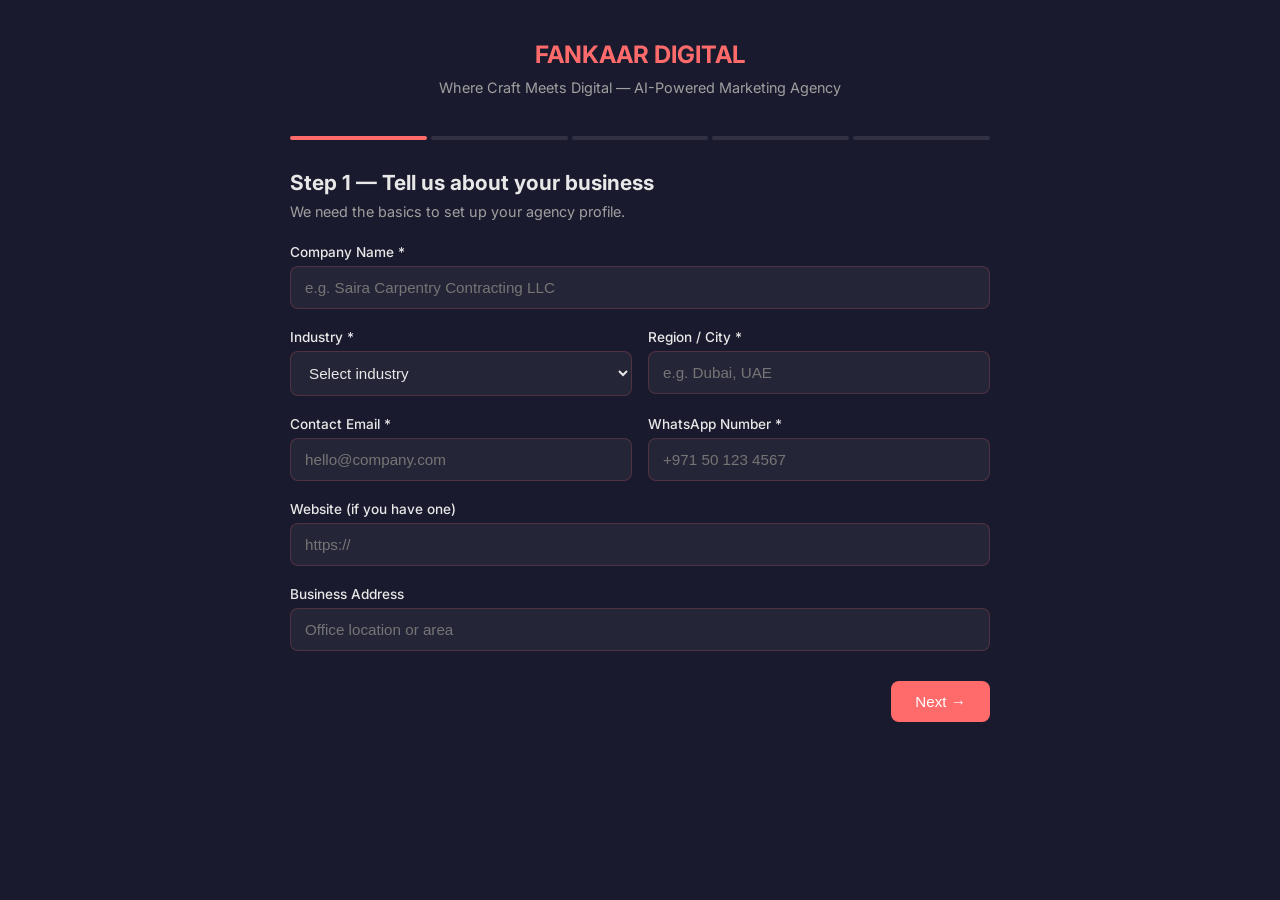
<file: frontend/onboarding.html>
<!DOCTYPE html>
<html lang="en">
<head>
    <meta charset="UTF-8">
    <meta name="viewport" content="width=device-width, initial-scale=1.0">
    <title>Fankaar Digital — Client Onboarding</title>
    <link href="https://fonts.googleapis.com/css2?family=Inter:wght@300;400;500;600;700&display=swap" rel="stylesheet">
    <style>
        :root {
            --primary: #FF6B6B;
            --dark: #1a1a2e;
            --card: #16213e;
            --text: #e8e8e8;
            --muted: #a0a0a0;
            --border: rgba(255,107,107,0.2);
        }
        * { box-sizing: border-box; margin: 0; padding: 0; }
        body {
            font-family: 'Inter', sans-serif;
            background: var(--dark);
            color: var(--text);
            min-height: 100vh;
            padding: 40px 20px;
        }
        .container { max-width: 700px; margin: 0 auto; }
        .logo { text-align: center; margin-bottom: 10px; font-size: 1.5rem; font-weight: 700; color: var(--primary); }
        .tagline { text-align: center; color: var(--muted); margin-bottom: 40px; font-size: 0.9rem; }
        .progress-bar {
            display: flex; gap: 4px; margin-bottom: 30px;
        }
        .progress-step {
            flex: 1; height: 4px; background: rgba(255,255,255,0.1); border-radius: 2px;
            transition: background 0.3s;
        }
        .progress-step.active { background: var(--primary); }
        .step { display: none; }
        .step.active { display: block; animation: fadeIn 0.3s ease; }
        @keyframes fadeIn { from { opacity:0; transform:translateY(10px);} to { opacity:1; transform:translateY(0);} }
        h2 { font-size: 1.3rem; margin-bottom: 8px; }
        .subtitle { color: var(--muted); margin-bottom: 24px; font-size: 0.9rem; }
        .field-group { margin-bottom: 20px; }
        label { display: block; font-size: 0.85rem; font-weight: 500; margin-bottom: 6px; color: var(--text); }
        .hint { font-size: 0.75rem; color: var(--muted); margin-top: 4px; }
        input[type="text"], input[type="email"], input[type="url"], input[type="tel"], select, textarea {
            width: 100%; padding: 12px 14px;
            background: rgba(255,255,255,0.05);
            border: 1px solid var(--border);
            border-radius: 8px;
            color: var(--text);
            font-size: 0.95rem;
            outline: none;
            transition: border-color 0.2s;
        }
        input:focus, select:focus, textarea:focus { border-color: var(--primary); }
        textarea { min-height: 100px; resize: vertical; }
        .row { display: grid; grid-template-columns: 1fr 1fr; gap: 16px; }
        @media (max-width: 600px) { .row { grid-template-columns: 1fr; } }
        .social-grid { display: grid; grid-template-columns: 1fr 1fr; gap: 16px; }
        .social-grid input { padding-left: 36px; }
        .social-label { position: relative; }
        .social-label::before {
            content: "@"; position: absolute; left: 14px; top: 50%;
            transform: translateY(-50%); color: var(--muted); font-size: 0.9rem;
        }
        .checkbox-group {
            display: flex; flex-wrap: wrap; gap: 10px; margin-top: 8px;
        }
        .checkbox-pill {
            padding: 8px 16px; background: rgba(255,255,255,0.05);
            border: 1px solid var(--border); border-radius: 20px;
            cursor: pointer; font-size: 0.85rem; transition: all 0.2s;
            user-select: none;
        }
        .checkbox-pill:hover { border-color: var(--primary); }
        .checkbox-pill.selected { background: var(--primary); color: #fff; border-color: var(--primary); }
        .nav-buttons {
            display: flex; justify-content: space-between; margin-top: 30px; gap: 12px;
        }
        .btn {
            padding: 12px 24px; border-radius: 8px; font-size: 0.95rem; font-weight: 500;
            cursor: pointer; border: none; transition: all 0.2s;
        }
        .btn-primary { background: var(--primary); color: #fff; }
        .btn-primary:hover { background: #ff5252; }
        .btn-secondary { background: rgba(255,255,255,0.08); color: var(--text); border: 1px solid var(--border); }
        .btn-secondary:hover { border-color: var(--primary); }
        .btn:disabled { opacity: 0.5; cursor: not-allowed; }
        .success-screen { text-align: center; padding: 60px 20px; }
        .success-screen h2 { font-size: 1.5rem; margin-bottom: 12px; }
        .success-screen p { color: var(--muted); margin-bottom: 24px; }
        .checkmark { font-size: 3rem; color: #00ff64; margin-bottom: 16px; }
    </style>
</head>
<body>
    <div class="container">
        <div class="logo">FANKAAR DIGITAL</div>
        <div class="tagline">Where Craft Meets Digital — AI-Powered Marketing Agency</div>

        <div class="progress-bar" id="progress-bar">
            <div class="progress-step active"></div>
            <div class="progress-step"></div>
            <div class="progress-step"></div>
            <div class="progress-step"></div>
            <div class="progress-step"></div>
        </div>

        <form id="onboarding-form">
            <!-- STEP 1: Business Info -->
            <div class="step active" data-step="1">
                <h2>Step 1 — Tell us about your business</h2>
                <div class="subtitle">We need the basics to set up your agency profile.</div>
                <div class="field-group">
                    <label>Company Name *</label>
                    <input type="text" name="company_name" placeholder="e.g. Saira Carpentry Contracting LLC" required>
                </div>
                <div class="row">
                    <div class="field-group">
                        <label>Industry *</label>
                        <select name="industry" required>
                            <option value="">Select industry</option>
                            <option>Construction & Contracting</option>
                            <option>Interior Design</option>
                            <option>Food & Beverage</option>
                            <option>Retail & E-commerce</option>
                            <option>Real Estate</option>
                            <option>Healthcare & Wellness</option>
                            <option>Professional Services</option>
                            <option>Technology & Software</option>
                            <option>Hospitality & Tourism</option>
                            <option>Other</option>
                        </select>
                    </div>
                    <div class="field-group">
                        <label>Region / City *</label>
                        <input type="text" name="region" placeholder="e.g. Dubai, UAE" required>
                    </div>
                </div>
                <div class="row">
                    <div class="field-group">
                        <label>Contact Email *</label>
                        <input type="email" name="contact_email" placeholder="hello@company.com" required>
                    </div>
                    <div class="field-group">
                        <label>WhatsApp Number *</label>
                        <input type="tel" name="whatsapp" placeholder="+971 50 123 4567" required>
                    </div>
                </div>
                <div class="field-group">
                    <label>Website (if you have one)</label>
                    <input type="url" name="website" placeholder="https://">
                </div>
                <div class="field-group">
                    <label>Business Address</label>
                    <input type="text" name="address" placeholder="Office location or area">
                </div>
                <div class="nav-buttons">
                    <div></div>
                    <button type="button" class="btn btn-primary" onclick="nextStep()">Next →</button>
                </div>
            </div>

            <!-- STEP 2: Social Media Handles -->
            <div class="step" data-step="2">
                <h2>Step 2 — Your social media presence</h2>
                <div class="subtitle">Share your handles so we can audit, optimize, and connect everything.</div>
                <div class="social-grid">
                    <div class="field-group">
                        <label>Instagram Handle</label>
                        <div class="social-label">
                            <input type="text" name="instagram" placeholder="sairacontracting">
                        </div>
                        <div class="hint">We need the username only, no @ needed.</div>
                    </div>
                    <div class="field-group">
                        <label>Facebook Page</label>
                        <div class="social-label">
                            <input type="text" name="facebook" placeholder="sairacontracting">
                        </div>
                        <div class="hint">Page name or full URL.</div>
                    </div>
                    <div class="field-group">
                        <label>TikTok Handle</label>
                        <div class="social-label">
                            <input type="text" name="tiktok" placeholder="sairacontracting">
                        </div>
                    </div>
                    <div class="field-group">
                        <label>LinkedIn Page</label>
                        <div class="social-label">
                            <input type="text" name="linkedin" placeholder="company-name">
                        </div>
                    </div>
                    <div class="field-group">
                        <label>Twitter / X Handle</label>
                        <div class="social-label">
                            <input type="text" name="twitter" placeholder="handle">
                        </div>
                    </div>
                    <div class="field-group">
                        <label>YouTube Channel</label>
                        <div class="social-label">
                            <input type="text" name="youtube" placeholder="channel-name">
                        </div>
                    </div>
                </div>
                <div class="field-group">
                    <label>Do you currently post content?</label>
                    <select name="currently_posting">
                        <option>Yes, regularly</option>
                        <option>Sometimes, not consistent</option>
                        <option>No, we have accounts but don't post</option>
                        <option>We don't have social media yet</option>
                    </select>
                </div>
                <div class="field-group">
                    <label>Current followers (approximate, all platforms combined)</label>
                    <select name="follower_count">
                        <option>Under 500</option>
                        <option>500 — 2,000</option>
                        <option>2,000 — 10,000</option>
                        <option>10,000 — 50,000</option>
                        <option>Over 50,000</option>
                    </select>
                </div>
                <div class="nav-buttons">
                    <button type="button" class="btn btn-secondary" onclick="prevStep()">← Back</button>
                    <button type="button" class="btn btn-primary" onclick="nextStep()">Next →</button>
                </div>
            </div>

            <!-- STEP 3: Brand & Content -->
            <div class="step" data-step="3">
                <h2>Step 3 — Your brand & content</h2>
                <div class="subtitle">This shapes how we speak, design, and position you online.</div>
                <div class="field-group">
                    <label>Describe your business in one sentence *</label>
                    <input type="text" name="elevator_pitch" placeholder="We build custom wooden furniture for luxury homes in Dubai." required>
                    <div class="hint">What do you do, for whom, and what makes you different?</div>
                </div>
                <div class="field-group">
                    <label>Brand voice — how should we sound?</label>
                    <div class="checkbox-group" id="brand-voice">
                        <span class="checkbox-pill" data-value="professional">Professional</span>
                        <span class="checkbox-pill" data-value="playful">Playful</span>
                        <span class="checkbox-pill" data-value="luxury">Luxury</span>
                        <span class="checkbox-pill" data-value="friendly">Friendly</span>
                        <span class="checkbox-pill" data-value="bold">Bold</span>
                        <span class="checkbox-pill" data-value="warm">Warm</span>
                        <span class="checkbox-pill" data-value="minimal">Minimal</span>
                        <span class="checkbox-pill" data-value="edgy">Edgy</span>
                    </div>
                    <input type="hidden" name="brand_voice" id="brand-voice-input">
                </div>
                <div class="field-group">
                    <label>Logo files</label>
                    <input type="text" name="logo_location" placeholder="Dropbox / Google Drive link, or say 'will send via WhatsApp'">
                    <div class="hint">High-res PNG/SVG preferred. We'll also need brand colors if you have them.</div>
                </div>
                <div class="field-group">
                    <label>Brand colors (if known)</label>
                    <div class="row">
                        <input type="text" name="brand_primary" placeholder="Primary color, e.g. #FF6B6B">
                        <input type="text" name="brand_secondary" placeholder="Secondary color, e.g. #2D3436">
                    </div>
                </div>
                <div class="field-group">
                    <label>Content you already have</label>
                    <div class="checkbox-group" id="content-assets">
                        <span class="checkbox-pill" data-value="photos">Product Photos</span>
                        <span class="checkbox-pill" data-value="videos">Video Footage</span>
                        <span class="checkbox-pill" data-value="testimonials">Testimonials</span>
                        <span class="checkbox-pill" data-value="team">Team Photos</span>
                        <span class="checkbox-pill" data-value="before_after">Before/After Shots</span>
                        <span class="checkbox-pill" data-value="logo">Logo Files</span>
                        <span class="checkbox-pill" data-value="none">None yet</span>
                    </div>
                    <input type="hidden" name="content_assets" id="content-assets-input">
                </div>
                <div class="field-group">
                    <label>Where is your content stored?</label>
                    <input type="text" name="content_location" placeholder="Google Drive / Dropbox link, or 'will send via WhatsApp'">
                </div>
                <div class="nav-buttons">
                    <button type="button" class="btn btn-secondary" onclick="prevStep()">← Back</button>
                    <button type="button" class="btn btn-primary" onclick="nextStep()">Next →</button>
                </div>
            </div>

            <!-- STEP 4: Goals & Competitors -->
            <div class="step" data-step="4">
                <h2>Step 4 — Goals & market</h2>
                <div class="subtitle">Help us understand what success looks like for you.</div>
                <div class="field-group">
                    <label>Primary goal *</label>
                    <select name="primary_goal" required>
                        <option value="">Select your main goal</option>
                        <option>Get more leads / inquiries</option>
                        <option>Build brand awareness</option>
                        <option>Increase sales / conversions</option>
                        <option>Grow social media following</option>
                        <option>Improve online reputation</option>
                        <option>Launch a new product / service</option>
                        <option>Enter a new market / region</option>
                    </select>
                </div>
                <div class="field-group">
                    <label>Target audience</label>
                    <textarea name="target_audience" placeholder="Who are your ideal customers? Age, location, income level, interests, pain points..."></textarea>
                </div>
                <div class="field-group">
                    <label>Your top 2–3 competitors</label>
                    <textarea name="competitors" placeholder="Company names + their Instagram handles if you know them. What are they doing well? What are they missing?"></textarea>
                </div>
                <div class="field-group">
                    <label>What's your monthly marketing budget?</label>
                    <select name="budget_range">
                        <option>AED 1,500 — 3,000</option>
                        <option>AED 3,000 — 6,000</option>
                        <option>AED 6,000 — 12,000</option>
                        <option>AED 12,000 — 25,000</option>
                        <option>Over AED 25,000</option>
                        <option>Not sure yet — need guidance</option>
                    </select>
                </div>
                <div class="field-group">
                    <label>Anything else we should know?</label>
                    <textarea name="notes" placeholder="Special requirements, upcoming events, restrictions, preferences..."></textarea>
                </div>
                <div class="nav-buttons">
                    <button type="button" class="btn btn-secondary" onclick="prevStep()">← Back</button>
                    <button type="button" class="btn btn-primary" onclick="nextStep()">Next →</button>
                </div>
            </div>

            <!-- STEP 5: Package & Submit -->
            <div class="step" data-step="5">
                <h2>Step 5 — Choose your package</h2>
                <div class="subtitle">Based on what you've told us, here's what we recommend.</div>
                <div class="field-group">
                    <label>Recommended package</label>
                    <select name="package" id="package-select">
                        <option value="starter">Starter — AED 2,500/month (Social media management + basic content)</option>
                        <option value="growth" selected>Growth — AED 5,000/month (Social + SEO + Content + Reporting)</option>
                        <option value="premium">Premium — AED 10,000/month (Full service — all 23 agents activated)</option>
                        <option value="custom">Custom — Let's talk</option>
                    </select>
                </div>
                <div class="field-group">
                    <label>Preferred start date</label>
                    <input type="text" name="start_date" placeholder="e.g. June 1, 2026">
                </div>
                <div class="field-group">
                    <label>How did you hear about Fankaar?</label>
                    <select name="referral_source">
                        <option>Instagram</option>
                        <option>Facebook</option>
                        <option>LinkedIn</option>
                        <option>Google Search</option>
                        <option>Referral from a friend</option>
                        <option>Event / Networking</option>
                        <option>Other</option>
                    </select>
                </div>
                <div class="nav-buttons">
                    <button type="button" class="btn btn-secondary" onclick="prevStep()">← Back</button>
                    <button type="submit" class="btn btn-primary">Submit →</button>
                </div>
            </div>
        </form>

        <!-- Success -->
        <div class="success-screen" id="success-screen" style="display:none;">
            <div class="checkmark">✓</div>
            <h2>You're all set!</h2>
            <p>We've received your onboarding details. Our team will review everything and reach out within 24 hours to confirm your package and kickoff date.</p>
            <p style="margin-top:20px; font-size:0.85rem; color:var(--muted);">
                Meanwhile, send us your logo and best photos via WhatsApp so we can start building your first content batch.
            </p>
        </div>
    </div>

    <script>
        let currentStep = 1;
        const totalSteps = 5;

        function updateProgress() {
            const steps = document.querySelectorAll('.progress-step');
            steps.forEach((s, i) => {
                s.classList.toggle('active', i < currentStep);
            });
        }

        function showStep(n) {
            document.querySelectorAll('.step').forEach(s => s.classList.remove('active'));
            document.querySelector(`.step[data-step="${n}"]`).classList.add('active');
            currentStep = n;
            updateProgress();
            window.scrollTo({ top: 0, behavior: 'smooth' });
        }

        function nextStep() {
            if (currentStep < totalSteps) showStep(currentStep + 1);
        }
        function prevStep() {
            if (currentStep > 1) showStep(currentStep - 1);
        }

        // Checkbox pills
        document.querySelectorAll('.checkbox-group').forEach(group => {
            const input = group.nextElementSibling;
            if (!input || input.tagName !== 'INPUT') return;
            group.querySelectorAll('.checkbox-pill').forEach(pill => {
                pill.addEventListener('click', () => {
                    pill.classList.toggle('selected');
                    const selected = Array.from(group.querySelectorAll('.checkbox-pill.selected'))
                        .map(p => p.dataset.value).join(',');
                    input.value = selected;
                });
            });
        });

        // Form submission
        document.getElementById('onboarding-form').addEventListener('submit', async (e) => {
            e.preventDefault();
            const form = e.target;
            const data = Object.fromEntries(new FormData(form));

            try {
                const response = await fetch('/api/onboarding/submit', {
                    method: 'POST',
                    headers: { 'Content-Type': 'application/json' },
                    body: JSON.stringify(data)
                });
                if (response.ok) {
                    form.style.display = 'none';
                    document.getElementById('success-screen').style.display = 'block';
                } else {
                    alert('Something went wrong. Please try again or contact us on WhatsApp.');
                }
            } catch (err) {
                // Fallback: if API isn't ready, just show success
                form.style.display = 'none';
                document.getElementById('success-screen').style.display = 'block';
            }
        });
    </script>
</body>
</html>
</file>
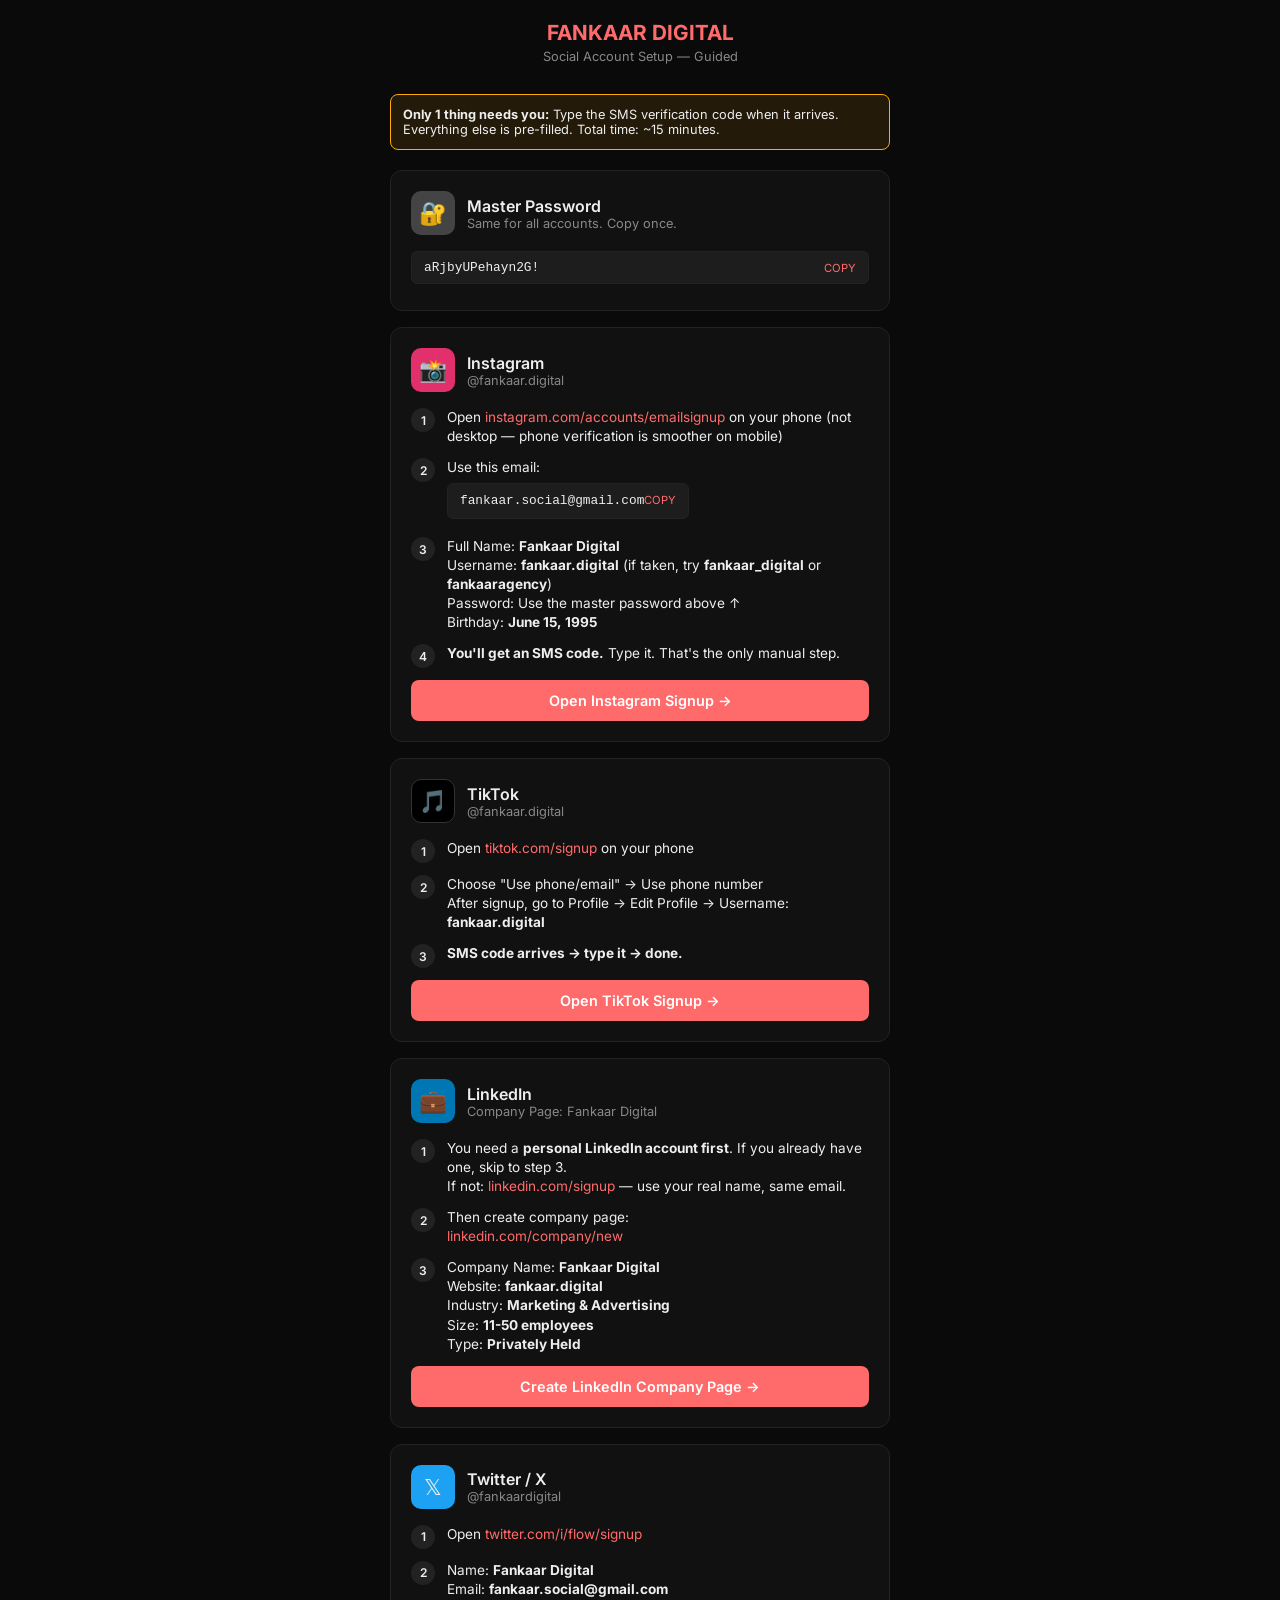
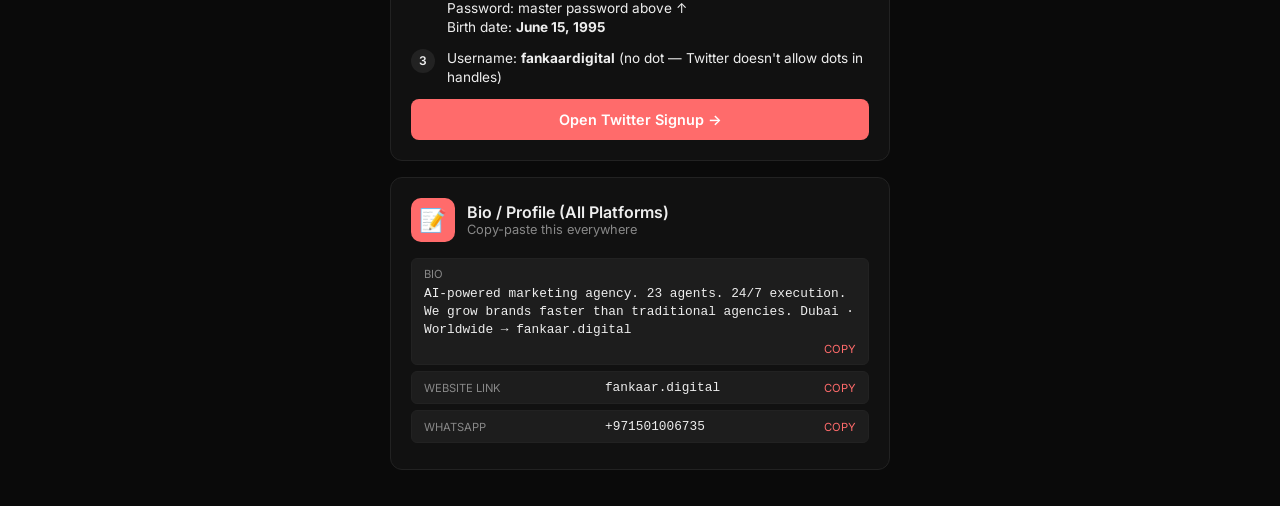
<file: frontend/setup-social.html>
<!DOCTYPE html>
<html lang="en">
<head>
    <meta charset="UTF-8">
    <meta name="viewport" content="width=device-width, initial-scale=1.0">
    <title>Fankaar Digital — Social Account Setup</title>
    <link href="https://fonts.googleapis.com/css2?family=Inter:wght@400;500;600;700&display=swap" rel="stylesheet">
    <style>
        :root {
            --primary: #FF6B6B;
            --dark: #0a0a0a;
            --card: #111;
            --text: #eee;
            --muted: #888;
            --border: #222;
            --success: #00ff64;
            --warn: #ffaa00;
        }
        * { box-sizing: border-box; margin: 0; padding: 0; }
        body {
            font-family: 'Inter', sans-serif;
            background: var(--dark);
            color: var(--text);
            min-height: 100vh;
            padding: 20px;
        }
        .container { max-width: 500px; margin: 0 auto; }
        .logo { text-align: center; font-size: 1.3rem; font-weight: 700; color: var(--primary); margin-bottom: 4px; }
        .sub { text-align: center; color: var(--muted); font-size: 0.8rem; margin-bottom: 30px; }
        h1 { font-size: 1.4rem; margin-bottom: 8px; }
        .intro { color: var(--muted); font-size: 0.9rem; margin-bottom: 24px; line-height: 1.5; }
        .platform {
            background: var(--card);
            border: 1px solid var(--border);
            border-radius: 12px;
            padding: 20px;
            margin-bottom: 16px;
        }
        .platform-header {
            display: flex;
            align-items: center;
            gap: 12px;
            margin-bottom: 16px;
        }
        .platform-icon {
            width: 44px; height: 44px;
            border-radius: 10px;
            display: flex; align-items: center; justify-content: center;
            font-size: 1.4rem;
        }
        .ig { background: #E1306C; }
        .tt { background: #000; border: 1px solid #333; }
        .li { background: #0077B5; }
        .tw { background: #1DA1F2; }
        .platform-title { font-weight: 600; font-size: 1rem; }
        .platform-handle { color: var(--muted); font-size: 0.8rem; }
        .step {
            display: flex;
            gap: 12px;
            margin-bottom: 12px;
            align-items: flex-start;
        }
        .step-num {
            width: 24px; height: 24px;
            border-radius: 50%;
            background: var(--border);
            display: flex; align-items: center; justify-content: center;
            font-size: 0.75rem; font-weight: 600;
            flex-shrink: 0;
        }
        .step.done .step-num { background: var(--success); color: var(--dark); }
        .step-text { font-size: 0.85rem; line-height: 1.4; color: var(--text); }
        .step-text a { color: var(--primary); text-decoration: none; }
        .copy-field {
            background: rgba(255,255,255,0.05);
            border: 1px solid var(--border);
            border-radius: 6px;
            padding: 8px 12px;
            font-size: 0.8rem;
            font-family: monospace;
            display: flex;
            justify-content: space-between;
            align-items: center;
            margin: 6px 0;
            cursor: pointer;
        }
        .copy-field:hover { border-color: var(--primary); }
        .copy-field .label { color: var(--muted); font-size: 0.7rem; font-family: 'Inter', sans-serif; }
        .copy-field .val { color: var(--text); }
        .copy-btn { color: var(--primary); font-size: 0.7rem; font-family: 'Inter', sans-serif; }
        .btn {
            display: block;
            width: 100%;
            padding: 12px;
            background: var(--primary);
            color: #fff;
            border: none;
            border-radius: 8px;
            font-size: 0.9rem;
            font-weight: 600;
            text-align: center;
            text-decoration: none;
            margin-top: 10px;
            cursor: pointer;
        }
        .btn-secondary {
            background: transparent;
            border: 1px solid var(--border);
            color: var(--text);
        }
        .ready { color: var(--success); font-weight: 600; }
        .pending { color: var(--warn); }
        .warning-box {
            background: rgba(255,170,0,0.1);
            border: 1px solid var(--warn);
            border-radius: 8px;
            padding: 12px;
            font-size: 0.8rem;
            margin-bottom: 20px;
        }
        .all-done {
            text-align: center;
            padding: 40px 20px;
            display: none;
        }
        .all-done h2 { margin-bottom: 12px; }
        .all-done p { color: var(--muted); margin-bottom: 20px; }
    </style>
</head>
<body>
    <div class="container">
        <div class="logo">FANKAAR DIGITAL</div>
        <div class="sub">Social Account Setup — Guided</div>

        <div class="warning-box">
            <strong>Only 1 thing needs you:</strong> Type the SMS verification code when it arrives. Everything else is pre-filled. Total time: ~15 minutes.
        </div>

        <!-- Password (same for all) -->
        <div class="platform">
            <div class="platform-header">
                <div class="platform-icon" style="background:#444;">🔐</div>
                <div>
                    <div class="platform-title">Master Password</div>
                    <div class="platform-handle">Same for all accounts. Copy once.</div>
                </div>
            </div>
            <div class="copy-field" onclick="copy(this)">
                <span class="val" id="password">Loading...</span>
                <span class="copy-btn">COPY</span>
            </div>
        </div>

        <!-- Instagram -->
        <div class="platform">
            <div class="platform-header">
                <div class="platform-icon ig">📸</div>
                <div>
                    <div class="platform-title">Instagram</div>
                    <div class="platform-handle">@fankaar.digital</div>
                </div>
            </div>
            <div class="step">
                <div class="step-num">1</div>
                <div class="step-text">
                    Open <a href="https://www.instagram.com/accounts/emailsignup/" target="_blank">instagram.com/accounts/emailsignup</a> on your phone (not desktop — phone verification is smoother on mobile)
                </div>
            </div>
            <div class="step">
                <div class="step-num">2</div>
                <div class="step-text">
                    Use this email:<br>
                    <div class="copy-field" onclick="copy(this)">
                        <span class="val">fankaar.social@gmail.com</span>
                        <span class="copy-btn">COPY</span>
                    </div>
                </div>
            </div>
            <div class="step">
                <div class="step-num">3</div>
                <div class="step-text">
                    Full Name: <b>Fankaar Digital</b><br>
                    Username: <b>fankaar.digital</b> (if taken, try <b>fankaar_digital</b> or <b>fankaaragency</b>)<br>
                    Password: Use the master password above ↑<br>
                    Birthday: <b>June 15, 1995</b>
                </div>
            </div>
            <div class="step">
                <div class="step-num">4</div>
                <div class="step-text">
                    <b>You'll get an SMS code.</b> Type it. That's the only manual step.
                </div>
            </div>
            <a class="btn" href="https://www.instagram.com/accounts/emailsignup/" target="_blank">Open Instagram Signup →</a>
        </div>

        <!-- TikTok -->
        <div class="platform">
            <div class="platform-header">
                <div class="platform-icon tt">🎵</div>
                <div>
                    <div class="platform-title">TikTok</div>
                    <div class="platform-handle">@fankaar.digital</div>
                </div>
            </div>
            <div class="step">
                <div class="step-num">1</div>
                <div class="step-text">
                    Open <a href="https://www.tiktok.com/signup" target="_blank">tiktok.com/signup</a> on your phone
                </div>
            </div>
            <div class="step">
                <div class="step-num">2</div>
                <div class="step-text">
                    Choose "Use phone/email" → Use phone number<br>
                    After signup, go to Profile → Edit Profile → Username: <b>fankaar.digital</b>
                </div>
            </div>
            <div class="step">
                <div class="step-num">3</div>
                <div class="step-text">
                    <b>SMS code arrives → type it → done.</b>
                </div>
            </div>
            <a class="btn" href="https://www.tiktok.com/signup" target="_blank">Open TikTok Signup →</a>
        </div>

        <!-- LinkedIn -->
        <div class="platform">
            <div class="platform-header">
                <div class="platform-icon li">💼</div>
                <div>
                    <div class="platform-title">LinkedIn</div>
                    <div class="platform-handle">Company Page: Fankaar Digital</div>
                </div>
            </div>
            <div class="step">
                <div class="step-num">1</div>
                <div class="step-text">
                    You need a <b>personal LinkedIn account first</b>. If you already have one, skip to step 3.<br>
                    If not: <a href="https://www.linkedin.com/signup" target="_blank">linkedin.com/signup</a> — use your real name, same email.
                </div>
            </div>
            <div class="step">
                <div class="step-num">2</div>
                <div class="step-text">
                    Then create company page:<br>
                    <a href="https://www.linkedin.com/company/new/" target="_blank">linkedin.com/company/new</a>
                </div>
            </div>
            <div class="step">
                <div class="step-num">3</div>
                <div class="step-text">
                    Company Name: <b>Fankaar Digital</b><br>
                    Website: <b>fankaar.digital</b><br>
                    Industry: <b>Marketing & Advertising</b><br>
                    Size: <b>11-50 employees</b><br>
                    Type: <b>Privately Held</b>
                </div>
            </div>
            <a class="btn" href="https://www.linkedin.com/company/new/" target="_blank">Create LinkedIn Company Page →</a>
        </div>

        <!-- Twitter/X -->
        <div class="platform">
            <div class="platform-header">
                <div class="platform-icon tw">𝕏</div>
                <div>
                    <div class="platform-title">Twitter / X</div>
                    <div class="platform-handle">@fankaardigital</div>
                </div>
            </div>
            <div class="step">
                <div class="step-num">1</div>
                <div class="step-text">
                    Open <a href="https://twitter.com/i/flow/signup" target="_blank">twitter.com/i/flow/signup</a>
                </div>
            </div>
            <div class="step">
                <div class="step-num">2</div>
                <div class="step-text">
                    Name: <b>Fankaar Digital</b><br>
                    Email: <b>fankaar.social@gmail.com</b><br>
                    Password: master password above ↑<br>
                    Birth date: <b>June 15, 1995</b>
                </div>
            </div>
            <div class="step">
                <div class="step-num">3</div>
                <div class="step-text">
                    Username: <b>fankaardigital</b> (no dot — Twitter doesn't allow dots in handles)
                </div>
            </div>
            <a class="btn" href="https://twitter.com/i/flow/signup" target="_blank">Open Twitter Signup →</a>
        </div>

        <!-- Bio & Profile -->
        <div class="platform">
            <div class="platform-header">
                <div class="platform-icon" style="background:var(--primary);">📝</div>
                <div>
                    <div class="platform-title">Bio / Profile (All Platforms)</div>
                    <div class="platform-handle">Copy-paste this everywhere</div>
                </div>
            </div>
            <div class="copy-field" onclick="copy(this)" style="align-items:flex-start;flex-direction:column;gap:4px;">
                <span class="label">BIO</span>
                <span class="val" style="white-space:normal;line-height:1.4;">AI-powered marketing agency. 23 agents. 24/7 execution. We grow brands faster than traditional agencies. Dubai · Worldwide → fankaar.digital</span>
                <span class="copy-btn" style="align-self:flex-end;">COPY</span>
            </div>
            <div class="copy-field" onclick="copy(this)">
                <span class="label">WEBSITE LINK</span>
                <span class="val">fankaar.digital</span>
                <span class="copy-btn">COPY</span>
            </div>
            <div class="copy-field" onclick="copy(this)">
                <span class="label">WHATSAPP</span>
                <span class="val">+971501006735</span>
                <span class="copy-btn">COPY</span>
            </div>
        </div>

        <!-- Done -->
        <div class="all-done" id="done-section">
            <h2 class="ready">All accounts created?</h2>
            <p>Send me the usernames/handles. I'll connect them to Missandei immediately.</p>
            <button class="btn" onclick="alert('Send the handles to Tiny on WhatsApp/Kimi')">Send Handles to Tiny →</button>
        </div>

    </div>

    <script>
        // Generate secure password
        function generatePassword() {
            const chars = 'ABCDEFGHJKLMNPQRSTUVWXYZabcdefghijkmnpqrstuvwxyz23456789';
            let pw = '';
            for (let i = 0; i < 14; i++) {
                pw += chars.charAt(Math.floor(Math.random() * chars.length));
            }
            return pw + '!';
        }
        document.getElementById('password').textContent = generatePassword();

        // Copy to clipboard
        function copy(el) {
            const text = el.querySelector('.val').textContent;
            navigator.clipboard.writeText(text).then(() => {
                const btn = el.querySelector('.copy-btn');
                const old = btn.textContent;
                btn.textContent = 'COPIED!';
                setTimeout(() => btn.textContent = old, 1500);
            });
        }
    </script>
</body>
</html>
</file>
<file: frontend/style.css>
:root {
    --jarvis-blue: #00d2ff;
    --jarvis-glow: rgba(0, 210, 255, 0.5);
    --jarvis-orange: #ff6b35;
    --dark-bg: #050505;
    --panel-bg: rgba(20, 20, 20, 0.9);
    --border-color: rgba(0, 210, 255, 0.2);
}

* { box-sizing: border-box; margin: 0; padding: 0; }

body {
    background-color: var(--dark-bg);
    color: #fff;
    font-family: 'Roboto', sans-serif;
    height: 100vh;
    display: flex;
    justify-content: center;
    align-items: center;
    overflow: hidden;
}

.jarvis-container {
    width: 100%;
    max-width: 900px;
    height: 95vh;
    background: radial-gradient(circle at center, #1a1a1a 0%, #000 100%);
    border: 1px solid var(--border-color);
    box-shadow: 0 0 50px rgba(0, 0, 0, 0.5);
    display: flex;
    flex-direction: column;
    position: relative;
    overflow: hidden;
}

/* Header */
header {
    display: flex;
    justify-content: space-between;
    align-items: center;
    border-bottom: 1px solid var(--border-color);
    padding: 15px 20px;
    background: rgba(0,0,0,0.3);
}

h1 {
    font-family: 'Orbitron', sans-serif;
    font-size: 1.3rem;
    letter-spacing: 4px;
    color: var(--jarvis-blue);
    text-shadow: 0 0 10px var(--jarvis-glow);
}

.system-status {
    display: flex;
    align-items: center;
    gap: 8px;
    font-family: 'Orbitron', sans-serif;
    font-size: 0.7rem;
}

.status-dot {
    width: 8px;
    height: 8px;
    border-radius: 50%;
    background-color: #555;
}
.status-dot.online {
    background-color: #00ff00;
    box-shadow: 0 0 8px #00ff00;
    animation: pulse-dot 2s ease-in-out infinite;
}
@keyframes pulse-dot {
    0%, 100% { opacity: 1; }
    50% { opacity: 0.5; }
}

.header-controls {
    display: flex;
    align-items: center;
    gap: 10px;
}

.voice-btn {
    background: rgba(0,210,255,0.1);
    border: 1px solid var(--border-color);
    border-radius: 6px;
    padding: 6px 10px;
    font-size: 1rem;
    cursor: pointer;
    color: var(--jarvis-blue);
    transition: all 0.2s;
}

.voice-btn:hover {
    background: var(--jarvis-blue);
    color: #000;
}

/* Tab Navigation */
.tab-nav {
    display: flex;
    gap: 0;
    border-bottom: 1px solid var(--border-color);
    background: rgba(0,0,0,0.2);
}

.tab-btn {
    flex: 1;
    padding: 12px;
    background: transparent;
    border: none;
    color: rgba(255,255,255,0.4);
    font-family: 'Orbitron', sans-serif;
    font-size: 0.75rem;
    letter-spacing: 1px;
    cursor: pointer;
    transition: all 0.3s;
    border-bottom: 2px solid transparent;
}

.tab-btn:hover {
    color: var(--jarvis-blue);
    background: rgba(0,210,255,0.05);
}

.tab-btn.active {
    color: var(--jarvis-blue);
    border-bottom-color: var(--jarvis-blue);
    background: rgba(0,210,255,0.08);
}

/* Tab Panels */
.tab-panel {
    display: none;
    flex: 1;
    overflow: hidden;
    flex-direction: column;
    padding: 20px;
}

.tab-panel.active {
    display: flex;
}

/* Chat Tab */
.chat-container {
    display: flex;
    flex-direction: column;
    height: 100%;
    gap: 15px;
}

.chat-messages {
    flex: 1;
    overflow-y: auto;
    display: flex;
    flex-direction: column;
    gap: 12px;
    padding-right: 5px;
}

.chat-messages::-webkit-scrollbar {
    width: 4px;
}
.chat-messages::-webkit-scrollbar-thumb {
    background: var(--jarvis-blue);
    border-radius: 2px;
}

.message {
    max-width: 80%;
    padding: 12px 16px;
    border-radius: 12px;
    font-size: 0.95rem;
    line-height: 1.5;
    animation: fadeIn 0.3s ease;
}

.message.user {
    align-self: flex-end;
    background: rgba(0,210,255,0.15);
    border: 1px solid rgba(0,210,255,0.3);
    color: #fff;
}

.message.jarvis {
    align-self: flex-start;
    background: rgba(255,255,255,0.05);
    border: 1px solid rgba(255,255,255,0.1);
    color: var(--jarvis-blue);
}

.message.system {
    align-self: center;
    background: rgba(255,107,53,0.1);
    border: 1px solid rgba(255,107,53,0.3);
    color: var(--jarvis-orange);
    font-size: 0.85rem;
    text-align: center;
}

.message .timestamp {
    font-size: 0.65rem;
    opacity: 0.5;
    margin-top: 6px;
    display: block;
}

@keyframes fadeIn {
    from { opacity: 0; transform: translateY(10px); }
    to { opacity: 1; transform: translateY(0); }
}

.chat-input-row {
    display: flex;
    gap: 10px;
    padding-top: 10px;
    border-top: 1px solid var(--border-color);
}

#text-input {
    flex: 1;
    padding: 12px 16px;
    background: rgba(255,255,255,0.05);
    border: 1px solid var(--border-color);
    border-radius: 8px;
    color: #fff;
    font-size: 0.95rem;
    outline: none;
    transition: border-color 0.3s;
}

#text-input:focus {
    border-color: var(--jarvis-blue);
    box-shadow: 0 0 10px rgba(0,210,255,0.2);
}

#text-input::placeholder {
    color: rgba(255,255,255,0.3);
}

.send-btn, .mic-btn {
    width: 44px;
    height: 44px;
    border-radius: 8px;
    border: 1px solid var(--border-color);
    background: rgba(0,210,255,0.1);
    color: var(--jarvis-blue);
    font-size: 1.2rem;
    cursor: pointer;
    display: flex;
    align-items: center;
    justify-content: center;
    transition: all 0.2s;
}

.send-btn:hover, .mic-btn:hover {
    background: var(--jarvis-blue);
    color: #000;
}

.mic-btn.listening {
    background: var(--jarvis-orange);
    border-color: var(--jarvis-orange);
    color: #fff;
    animation: pulse 1s infinite;
}

@keyframes pulse {
    0%, 100% { box-shadow: 0 0 5px var(--jarvis-orange); }
    50% { box-shadow: 0 0 20px var(--jarvis-orange); }
}

/* Report Tab */
.report-container {
    display: flex;
    flex-direction: column;
    height: 100%;
    gap: 15px;
}

.report-header {
    display: flex;
    justify-content: space-between;
    align-items: center;
    padding-bottom: 15px;
    border-bottom: 1px solid var(--border-color);
}

.report-header h2 {
    font-family: 'Orbitron', sans-serif;
    font-size: 1rem;
    color: var(--jarvis-blue);
    letter-spacing: 1px;
}

.refresh-btn {
    padding: 8px 16px;
    background: rgba(0,210,255,0.1);
    border: 1px solid var(--border-color);
    color: var(--jarvis-blue);
    font-family: 'Orbitron', sans-serif;
    font-size: 0.7rem;
    cursor: pointer;
    border-radius: 4px;
    transition: all 0.2s;
}

.refresh-btn:hover {
    background: var(--jarvis-blue);
    color: #000;
}

.report-content {
    flex: 1;
    overflow-y: auto;
    padding-right: 5px;
}

.report-section {
    margin-bottom: 20px;
    padding: 15px;
    background: rgba(255,255,255,0.03);
    border: 1px solid rgba(255,255,255,0.05);
    border-radius: 8px;
}

.report-section h3 {
    font-family: 'Orbitron', sans-serif;
    font-size: 0.85rem;
    color: var(--jarvis-orange);
    margin-bottom: 10px;
    letter-spacing: 1px;
}

.report-section p, .report-section li {
    font-size: 0.9rem;
    line-height: 1.6;
    color: rgba(255,255,255,0.8);
}

.report-section ul {
    list-style: none;
    padding-left: 0;
}

.report-section li {
    padding: 6px 0;
    padding-left: 20px;
    position: relative;
}

.report-section li::before {
    content: '›';
    position: absolute;
    left: 0;
    color: var(--jarvis-blue);
}

/* Agents Tab */
.agents-container {
    display: flex;
    flex-direction: column;
    height: 100%;
    gap: 15px;
}

.agents-container h2 {
    font-family: 'Orbitron', sans-serif;
    font-size: 1rem;
    color: var(--jarvis-blue);
    letter-spacing: 1px;
    padding-bottom: 10px;
    border-bottom: 1px solid var(--border-color);
}

.agent-grid {
    flex: 1;
    overflow-y: auto;
    display: grid;
    grid-template-columns: repeat(auto-fill, minmax(200px, 1fr));
    gap: 12px;
    padding-right: 5px;
}

.agent-card {
    padding: 15px;
    background: rgba(255,255,255,0.03);
    border: 1px solid rgba(255,255,255,0.08);
    border-radius: 8px;
    transition: all 0.3s;
    cursor: pointer;
}

.agent-card:hover {
    border-color: var(--jarvis-blue);
    background: rgba(0,210,255,0.05);
    transform: translateY(-2px);
}

.agent-card .agent-name {
    font-family: 'Orbitron', sans-serif;
    font-size: 0.9rem;
    color: var(--jarvis-blue);
    margin-bottom: 4px;
}

.agent-card .agent-role {
    font-size: 0.75rem;
    color: rgba(255,255,255,0.5);
    text-transform: uppercase;
    letter-spacing: 1px;
    margin-bottom: 8px;
}

.agent-card .agent-status {
    display: inline-block;
    padding: 3px 10px;
    border-radius: 12px;
    font-size: 0.7rem;
    text-transform: uppercase;
    letter-spacing: 1px;
}

.agent-status.active {
    background: rgba(0,255,0,0.1);
    color: #00ff00;
    border: 1px solid rgba(0,255,0,0.3);
}

.agent-status.busy {
    background: rgba(255,193,7,0.1);
    color: #ffc107;
    border: 1px solid rgba(255,193,7,0.3);
}

.agent-status.idle {
    background: rgba(255,255,255,0.05);
    color: rgba(255,255,255,0.4);
    border: 1px solid rgba(255,255,255,0.1);
}

/* Loading */
.loading {
    text-align: center;
    padding: 40px;
    color: rgba(255,255,255,0.4);
    font-style: italic;
    animation: fadeIn 0.5s ease;
}

/* Footer */
footer {
    border-top: 1px solid var(--border-color);
    padding: 12px 20px;
    background: rgba(0,0,0,0.3);
}

.stats-bar {
    display: flex;
    justify-content: space-around;
    font-family: 'Orbitron', sans-serif;
    font-size: 0.7rem;
    color: var(--jarvis-blue);
}

.stat span {
    color: #fff;
    margin-left: 5px;
}

/* Clients Tab */
.clients-container {
    display: flex;
    flex-direction: column;
    height: 100%;
    gap: 15px;
}

.clients-container h2 {
    font-family: 'Orbitron', sans-serif;
    font-size: 1rem;
    color: var(--jarvis-blue);
    letter-spacing: 1px;
    padding-bottom: 10px;
    border-bottom: 1px solid var(--border-color);
}

.client-toolbar {
    display: flex;
    justify-content: flex-end;
}

.action-btn {
    padding: 8px 16px;
    background: var(--jarvis-orange);
    border: none;
    color: #fff;
    font-family: 'Orbitron', sans-serif;
    font-size: 0.75rem;
    cursor: pointer;
    border-radius: 4px;
    transition: all 0.2s;
}

.action-btn:hover {
    background: #ff8c5a;
}

.client-list {
    flex: 1;
    overflow-y: auto;
    display: flex;
    flex-direction: column;
    gap: 10px;
}

.client-card {
    padding: 15px;
    background: rgba(255,255,255,0.03);
    border: 1px solid rgba(255,255,255,0.08);
    border-radius: 8px;
    transition: all 0.3s;
}

.client-card:hover {
    border-color: var(--jarvis-blue);
    background: rgba(0,210,255,0.05);
}

.client-card .client-name {
    font-family: 'Orbitron', sans-serif;
    font-size: 0.9rem;
    color: var(--jarvis-blue);
    margin-bottom: 4px;
}

.client-card .client-meta {
    font-size: 0.8rem;
    color: rgba(255,255,255,0.5);
    margin-bottom: 8px;
}

.client-card .client-status {
    display: inline-block;
    padding: 3px 10px;
    border-radius: 12px;
    font-size: 0.7rem;
    text-transform: uppercase;
    letter-spacing: 1px;
    background: rgba(0,255,0,0.1);
    color: #00ff00;
    border: 1px solid rgba(0,255,0,0.3);
}

/* Client Form */
.client-form {
    padding: 20px;
    background: rgba(255,255,255,0.03);
    border: 1px solid var(--border-color);
    border-radius: 8px;
    display: flex;
    flex-direction: column;
    gap: 12px;
}

.client-form.hidden {
    display: none;
}

.client-form h3 {
    font-family: 'Orbitron', sans-serif;
    font-size: 0.9rem;
    color: var(--jarvis-orange);
    margin-bottom: 8px;
}

.client-form input {
    padding: 10px 12px;
    background: rgba(255,255,255,0.05);
    border: 1px solid var(--border-color);
    border-radius: 6px;
    color: #fff;
    font-size: 0.9rem;
    outline: none;
}

.client-form input:focus {
    border-color: var(--jarvis-blue);
}

.form-actions {
    display: flex;
    gap: 10px;
    margin-top: 8px;
}

.save-btn, .cancel-btn {
    padding: 8px 16px;
    border-radius: 4px;
    font-family: 'Orbitron', sans-serif;
    font-size: 0.75rem;
    cursor: pointer;
    border: none;
}

.save-btn {
    background: var(--jarvis-blue);
    color: #000;
}

.cancel-btn {
    background: rgba(255,255,255,0.1);
    color: #fff;
}

/* Schedule Tab */
.schedule-container {
    display: flex;
    flex-direction: column;
    height: 100%;
    gap: 15px;
}

.schedule-container h2 {
    font-family: 'Orbitron', sans-serif;
    font-size: 1rem;
    color: var(--jarvis-blue);
    letter-spacing: 1px;
    padding-bottom: 10px;
    border-bottom: 1px solid var(--border-color);
}

.schedule-content {
    flex: 1;
    overflow-y: auto;
    display: flex;
    flex-direction: column;
    gap: 10px;
}

.schedule-item {
    padding: 15px;
    background: rgba(255,255,255,0.03);
    border: 1px solid rgba(255,255,255,0.08);
    border-radius: 8px;
    display: flex;
    justify-content: space-between;
    align-items: center;
}

.schedule-item .schedule-time {
    font-family: 'Orbitron', sans-serif;
    font-size: 0.8rem;
    color: var(--jarvis-orange);
    min-width: 120px;
}

.schedule-item .schedule-text {
    flex: 1;
    font-size: 0.9rem;
    color: rgba(255,255,255,0.85);
    padding: 0 15px;
}

.schedule-item .schedule-platform {
    padding: 4px 12px;
    border-radius: 12px;
    font-size: 0.7rem;
    text-transform: uppercase;
    background: rgba(0,210,255,0.1);
    color: var(--jarvis-blue);
    border: 1px solid var(--border-color);
}

/* Deliverables Tab */
.deliverables-container {
    display: flex;
    flex-direction: column;
    height: 100%;
    gap: 15px;
}

.deliverables-container h2 {
    font-family: 'Orbitron', sans-serif;
    font-size: 1rem;
    color: var(--jarvis-blue);
    letter-spacing: 1px;
    padding-bottom: 10px;
    border-bottom: 1px solid var(--border-color);
}

.deliverables-content {
    flex: 1;
    overflow-y: auto;
    display: flex;
    flex-direction: column;
    gap: 10px;
}

.deliverable-item {
    padding: 15px;
    background: rgba(255,255,255,0.03);
    border: 1px solid rgba(255,255,255,0.08);
    border-radius: 8px;
}

.deliverable-item .deliverable-title {
    font-family: 'Orbitron', sans-serif;
    font-size: 0.85rem;
    color: var(--jarvis-blue);
    margin-bottom: 6px;
}

.deliverable-item .deliverable-meta {
    font-size: 0.8rem;
    color: rgba(255,255,255,0.5);
    margin-bottom: 8px;
}

.deliverable-item .deliverable-status {
    display: inline-block;
    padding: 3px 10px;
    border-radius: 12px;
    font-size: 0.7rem;
    text-transform: uppercase;
    letter-spacing: 1px;
}

.status-pending {
    background: rgba(255,193,7,0.1);
    color: #ffc107;
    border: 1px solid rgba(255,193,7,0.3);
}

.status-done {
    background: rgba(0,255,0,0.1);
    color: #00ff00;
    border: 1px solid rgba(0,255,0,0.3);
}

.status-blocked {
    background: rgba(255,0,0,0.1);
    color: #ff4444;
    border: 1px solid rgba(255,0,0,0.3);
}


/* Publish Queue Styles */
.schedule-actions {
    display: flex;
    gap: 10px;
    margin-bottom: 20px;
}

.action-btn {
    padding: 8px 16px;
    background: rgba(0,210,255,0.1);
    border: 1px solid var(--border-color);
    border-radius: 6px;
    color: var(--jarvis-blue);
    cursor: pointer;
    font-family: 'Orbitron', sans-serif;
    font-size: 0.8rem;
    transition: all 0.2s;
}

.action-btn:hover {
    background: var(--jarvis-blue);
    color: #000;
}

.action-btn.primary {
    background: rgba(0,255,100,0.15);
    border-color: rgba(0,255,100,0.3);
    color: #00ff64;
}

.action-btn.primary:hover {
    background: #00ff64;
    color: #000;
}

.publish-queue {
    background: rgba(0,0,0,0.3);
    border: 1px solid var(--border-color);
    border-radius: 8px;
    padding: 16px;
    margin-bottom: 20px;
}

.publish-queue h3 {
    margin: 0 0 12px 0;
    color: var(--jarvis-orange);
    font-size: 0.9rem;
}

.queue-list {
    display: flex;
    flex-direction: column;
    gap: 8px;
}

.queue-item {
    display: flex;
    align-items: center;
    gap: 12px;
    padding: 10px 12px;
    background: rgba(255,255,255,0.03);
    border-radius: 6px;
    border-left: 3px solid var(--jarvis-blue);
}

.queue-item.published {
    border-left-color: #00ff64;
    opacity: 0.7;
}

.queue-item.failed {
    border-left-color: #ff4444;
}

.queue-platform {
    font-weight: bold;
    color: var(--jarvis-blue);
    min-width: 80px;
}

.queue-content {
    flex: 1;
    font-size: 0.85rem;
    color: #ccc;
}

.queue-time {
    font-size: 0.75rem;
    color: #888;
    font-family: 'Orbitron', sans-serif;
}

.queue-status {
    font-size: 0.75rem;
    padding: 2px 8px;
    border-radius: 4px;
    background: rgba(0,210,255,0.1);
    color: var(--jarvis-blue);
}

.queue-status.published {
    background: rgba(0,255,100,0.1);
    color: #00ff64;
}

.queue-status.failed {
    background: rgba(255,68,68,0.1);
    color: #ff4444;
}
</file>
